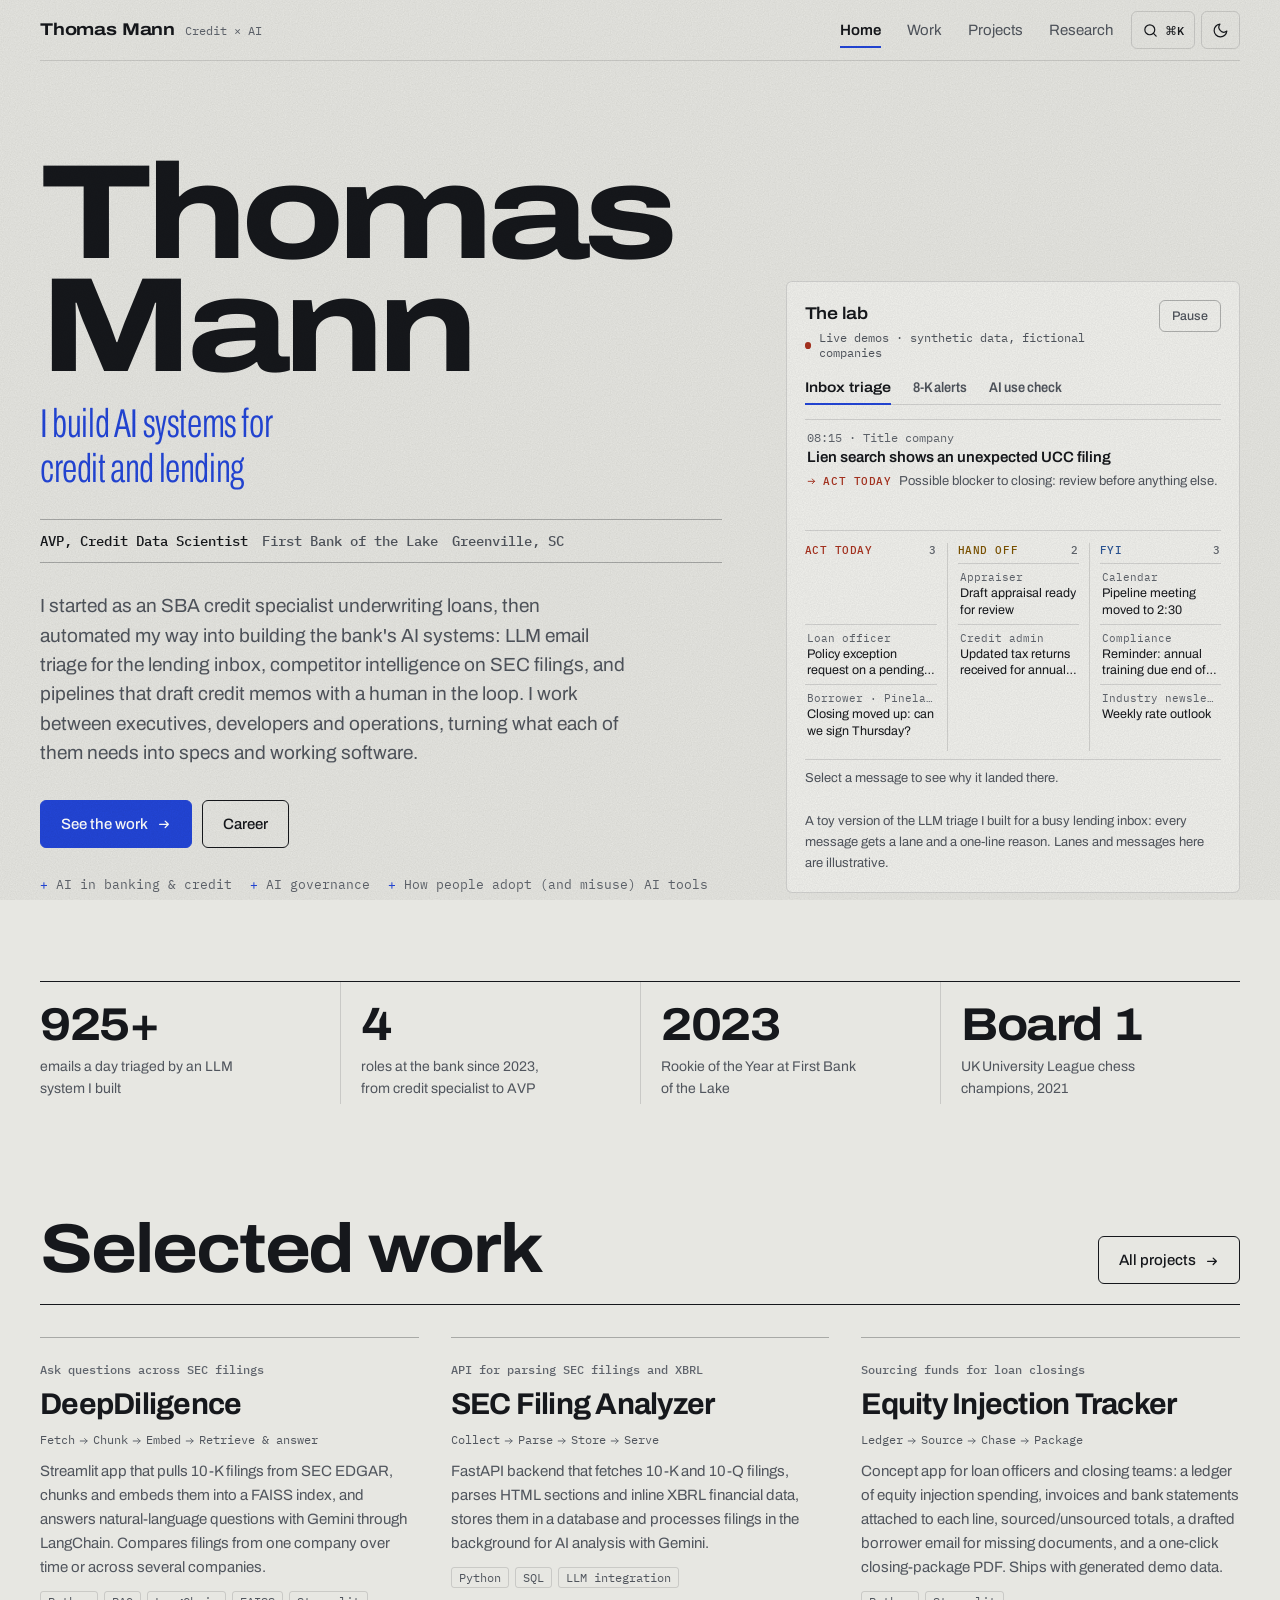
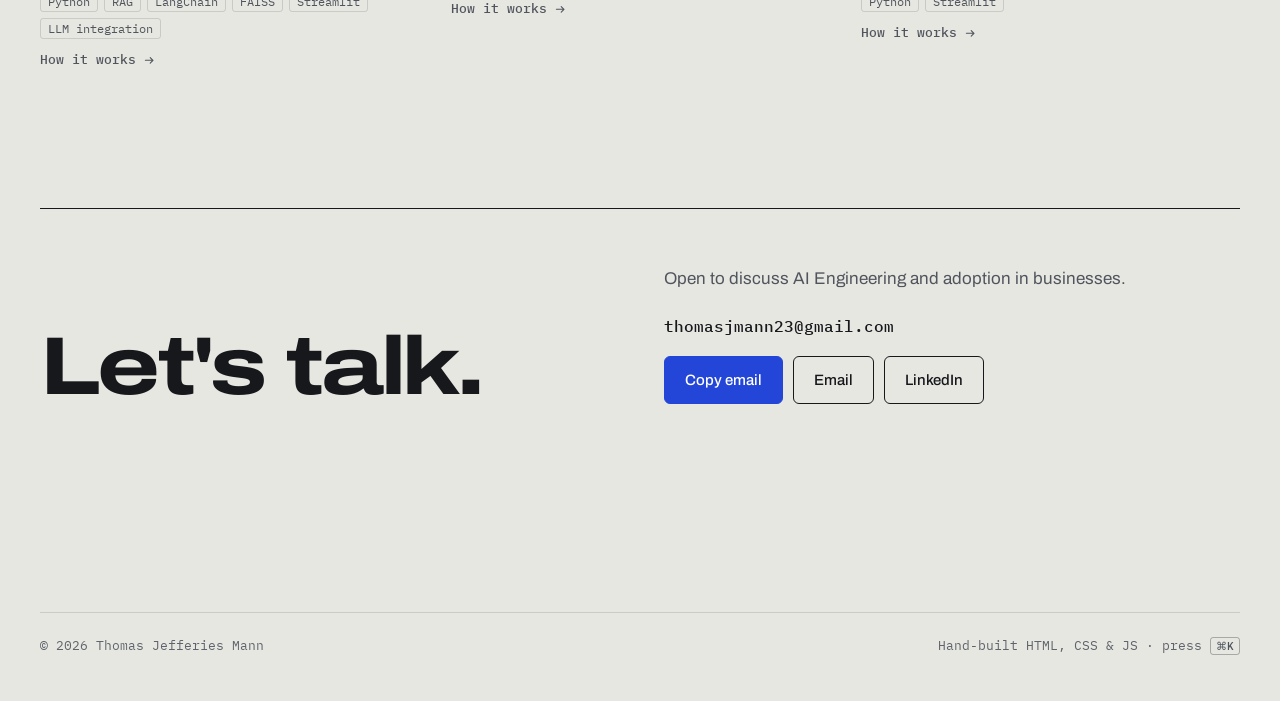
<file: index.html>
<!doctype html>
<html lang="en">
<head>
  <meta charset="utf-8">
  <meta name="viewport" content="width=device-width, initial-scale=1">
  <title>Thomas Mann · AVP, Credit Data Scientist</title>
  <meta name="description" content="Thomas Jefferies Mann builds AI systems for credit and lending: LLM pipelines, RAG over SEC filings, and AI governance.">
  <link rel="canonical" href="https://thomasjmann23.github.io/">
  <meta property="og:type" content="website">
  <meta property="og:title" content="Thomas Mann · AVP, Credit Data Scientist">
  <meta property="og:description" content="Thomas Jefferies Mann builds AI systems for credit and lending: LLM pipelines, RAG over SEC filings, and AI governance.">
  <meta property="og:site_name" content="Thomas Mann">
  <meta property="og:url" content="https://thomasjmann23.github.io/">
  <meta property="og:image" content="https://thomasjmann23.github.io/assets/og.png">
  <meta property="og:image:width" content="1200">
  <meta property="og:image:height" content="630">
  <meta property="og:image:alt" content="Thomas Mann: I build AI systems for credit and lending. AVP, Credit Data Scientist, Greenville, SC.">
  <meta name="twitter:card" content="summary_large_image">
  <meta name="theme-color" content="#e7e7e2" media="(prefers-color-scheme: light)">
  <meta name="theme-color" content="#131416" media="(prefers-color-scheme: dark)">
  <link rel="icon" href="assets/favicon.svg" type="image/svg+xml">
  <link rel="preload" href="assets/fonts/archivo-core.woff2" as="font" type="font/woff2" crossorigin>
  <link rel="preload" href="content/resume.json" as="fetch" crossorigin>
  <link rel="stylesheet" href="assets/css/style.css">
  <script>
    document.documentElement.classList.add('loading');
    try { var t = localStorage.getItem('theme'); if (t) document.documentElement.dataset.theme = t; } catch (e) {}
  </script>
  <script type="speculationrules">{"prerender":[{"where":{"and":[{"href_matches":"/*"},{"not":{"href_matches":"/content/*"}},{"not":{"href_matches":"/assets/*"}}]},"eagerness":"moderate"}]}</script>
</head>
<body data-page="index">
  <a class="skip" href="#main">Skip to content</a>
  <header class="site-nav wrap">
    <div class="nav-bar">
      <a class="brand" href="index.html"><span class="brand-name">Thomas Mann</span><span class="brand-role">Credit × AI</span><span class="sr-only"> home</span></a>
      <nav class="nav-links" aria-label="Main">
          <a href="index.html" aria-current="page">Home</a>
          <a href="work.html">Work</a>
          <a href="projects.html">Projects</a>
          <a href="research.html">Research</a>
      </nav>
      <button class="icon-btn palette-open" type="button" aria-label="Open command menu" aria-haspopup="dialog">
        <svg viewBox="0 0 24 24" aria-hidden="true"><circle cx="11" cy="11" r="7"/><path d="m20 20-3.5-3.5"/></svg><span class="k-hint" aria-hidden="true">⌘K</span>
      </button>
      <button class="icon-btn theme-toggle" type="button" aria-label="Switch theme">
        <svg class="i-sun" viewBox="0 0 24 24" aria-hidden="true"><circle cx="12" cy="12" r="4"/><path d="M12 2v2M12 20v2M4.9 4.9l1.4 1.4M17.7 17.7l1.4 1.4M2 12h2M20 12h2M4.9 19.1l1.4-1.4M17.7 6.3l1.4-1.4"/></svg>
        <svg class="i-moon" viewBox="0 0 24 24" aria-hidden="true"><path d="M21 12.8A9 9 0 1 1 11.2 3a7 7 0 0 0 9.8 9.8z"/></svg>
      </button>
    </div>
  </header>
  <main id="main">
    <section class="hero wrap">
      <div>
        <h1 class="page-title"><span class="name" data-field="shortName"></span><span class="alt enter" style="--d:6" data-field="headline"></span></h1>
        <p class="title-line enter" style="--d:7"><b data-field="title"></b><span data-field="employer"></span><span data-field="location"></span></p>
        <p class="lede enter" style="--d:8" data-field="summary"></p>
        <div class="cta enter" style="--d:9">
          <a class="btn primary" href="projects.html">See the work <span class="arrow" aria-hidden="true"><svg viewBox="0 0 16 16" focusable="false"><path d="M2 8h11M9 4l4 4-4 4"/></svg></span></a>
          <a class="btn" href="work.html">Career</a>
        </div>
        <ul class="focus enter" style="--d:10" data-list="focus" aria-label="What I think about"></ul>
      </div>
      <aside class="demo panel enter" style="--d:3" aria-labelledby="demo-title">
        <div class="demo-head">
          <div>
            <h2 id="demo-title">The lab</h2>
            <p class="demo-note"><span class="live" aria-hidden="true"></span>Live demos · synthetic data, fictional companies</p>
          </div>
          <button class="pill demo-pause" type="button" aria-pressed="false">Pause</button>
        </div>
        <div class="lab-tabs" role="tablist" aria-label="Demos">
          <button type="button" role="tab" id="tab-inbox" aria-controls="lab-inbox" aria-selected="true">Inbox triage</button>
          <button type="button" role="tab" id="tab-8k" aria-controls="lab-8k" aria-selected="false" tabindex="-1">8-K alerts</button>
          <button type="button" role="tab" id="tab-policy" aria-controls="lab-policy" aria-selected="false" tabindex="-1">AI use check</button>
        </div>
        <div class="lab-panel" id="lab-inbox" role="tabpanel" aria-labelledby="tab-inbox">
          <div class="reading" aria-hidden="true"></div>
          <div class="lanes">
            <section class="lane act" aria-labelledby="lane-act"><h3 id="lane-act">Act today <span class="n">0</span></h3><ol></ol></section>
            <section class="lane hand" aria-labelledby="lane-hand"><h3 id="lane-hand">Hand off <span class="n">0</span></h3><ol></ol></section>
            <section class="lane fyi" aria-labelledby="lane-fyi"><h3 id="lane-fyi">FYI <span class="n">0</span></h3><ol></ol></section>
          </div>
          <p class="inbox-why">Select a message to see why it landed there.</p>
          <p class="demo-foot">A toy version of the LLM triage I built for a busy lending inbox: every message gets a lane and a one-line reason. Lanes and messages here are illustrative.</p>
        </div>
        <div class="lab-panel" id="lab-8k" role="tabpanel" aria-labelledby="tab-8k" hidden>
          <div class="seg demo-filters" role="group" aria-label="Filter alerts by priority">
            <button type="button" data-p="all" aria-pressed="true">All</button>
            <button type="button" data-p="high" aria-pressed="false">High</button>
            <button type="button" data-p="watch" aria-pressed="false">Watch</button>
            <button type="button" data-p="info" aria-pressed="false">Info</button>
          </div>
          <ol class="feed" aria-label="Simulated 8-K alerts"></ol>
          <p class="demo-foot">Each filing is tagged by its 8-K item and given a priority with a one-line reason, the way a credit team would want it. Select an alert to see why.</p>
        </div>
        <div class="lab-panel" id="lab-policy" role="tabpanel" aria-labelledby="tab-policy" hidden>
          <div class="policy">
            <ol class="trail" aria-label="Answers so far"></ol>
            <div class="step"></div>
            <div class="cases" role="group" aria-label="Example cases"><span class="label" aria-hidden="true">Try a case</span></div>
          </div>
          <p class="demo-foot">A generic decision tree for using an AI tool on bank work: the questions to ask before the prompt, not any bank's actual policy.</p>
        </div>
      </aside>
    </section>

    <section class="wrap" aria-label="At a glance">
      <div class="ledger reveal" data-render="stats"></div>
    </section>

    <section class="wrap section">
      <div class="section-head reveal">
        <h2>Selected work</h2>
        <a class="btn" href="projects.html">All projects <span class="arrow" aria-hidden="true"><svg viewBox="0 0 16 16" focusable="false"><path d="M2 8h11M9 4l4 4-4 4"/></svg></span></a>
      </div>
      <div class="cards" data-render="featured"></div>
    </section>

    <section class="wrap section" style="padding-top:0">
      <div class="contact reveal">
        <h2>Let's talk.</h2>
        <div>
          <p>Open to discuss AI Engineering and adoption in businesses.</p>
          <span class="email" data-field-email></span>
          <div class="cta">
            <button class="btn primary copy-email" type="button">Copy email</button>
            <a class="btn" data-href="mailto">Email</a>
            <a class="btn" data-href="linkedin" rel="noopener">LinkedIn</a>
            <a class="btn" href="assets/thomas-mann-resume.pdf" download data-resume hidden>Résumé <small class="btn-meta">PDF</small> <span class="arrow down" aria-hidden="true"><svg viewBox="0 0 16 16" focusable="false"><path d="M8 2v9M4 7.5l4 4 4-4M3 14h10"/></svg></span></a>
          </div>
          <p class="copy-status" role="status"></p>
        </div>
      </div>
    </section>
  </main>
  <footer class="wrap footer">
    <span>© <span class="year">2026</span> Thomas Jefferies Mann</span>
    <span>Hand-built HTML, CSS &amp; JS · press <kbd>⌘K</kbd></span>
  </footer>
  <dialog class="palette" aria-label="Command menu">
    <input type="text" placeholder="Search pages, projects, actions…" aria-label="Search commands" role="combobox" aria-expanded="true" aria-controls="palette-list" aria-autocomplete="list" aria-describedby="palette-help" autocomplete="off" spellcheck="false">
    <ul id="palette-list" role="listbox" aria-label="Commands"></ul>
    <p class="palette-empty" hidden></p>
    <p class="sr-only" id="palette-help">Type to filter. Up and down arrows move, Enter opens, Escape closes.</p>
    <p class="sr-only palette-status" role="status"></p>
    <div class="hint" aria-hidden="true"><span>↑↓ move</span><span>↵ open</span><span>esc close</span></div>
  </dialog>
  <noscript><p class="wrap">This site renders from <a href="content/resume.json">content/resume.json</a>; enable JavaScript to see it.</p></noscript>
  <script src="assets/js/site.js" defer></script>
</body>
</html>
</file>
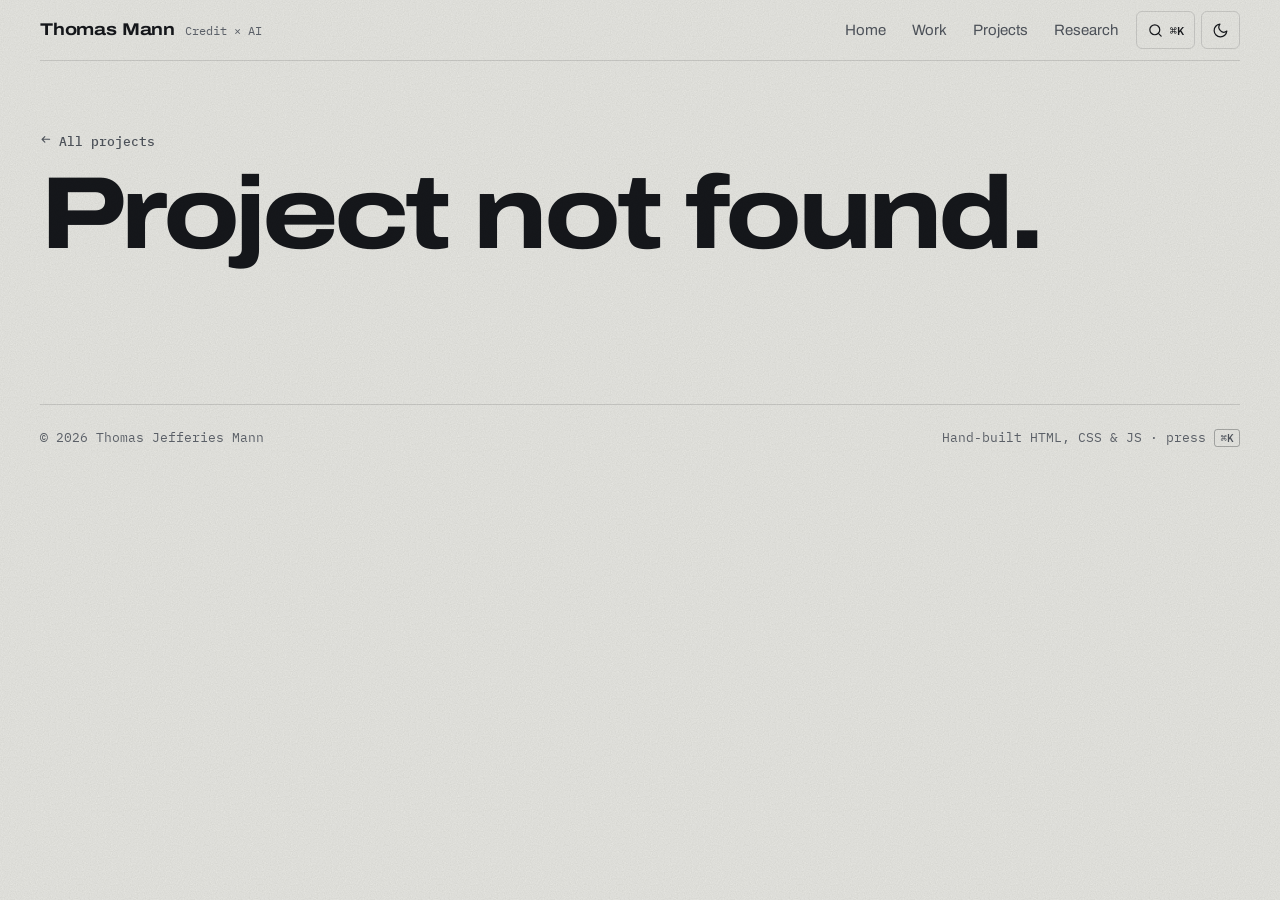
<file: project.html>
<!doctype html>
<html lang="en">
<head>
  <meta charset="utf-8">
  <meta name="viewport" content="width=device-width, initial-scale=1">
  <title>Project · Thomas Mann</title>
  <meta name="description" content="A project by Thomas Jefferies Mann: the problem, how it works and the stack.">
  <link rel="canonical" href="https://thomasjmann23.github.io/project.html">
  <meta property="og:type" content="website">
  <meta property="og:title" content="Project · Thomas Mann">
  <meta property="og:description" content="A project by Thomas Jefferies Mann: the problem, how it works and the stack.">
  <meta property="og:site_name" content="Thomas Mann">
  <meta property="og:url" content="https://thomasjmann23.github.io/project.html">
  <meta property="og:image" content="https://thomasjmann23.github.io/assets/og.png">
  <meta property="og:image:width" content="1200">
  <meta property="og:image:height" content="630">
  <meta property="og:image:alt" content="Thomas Mann: I build AI systems for credit and lending. AVP, Credit Data Scientist, Greenville, SC.">
  <meta name="twitter:card" content="summary_large_image">
  <meta name="theme-color" content="#e7e7e2" media="(prefers-color-scheme: light)">
  <meta name="theme-color" content="#131416" media="(prefers-color-scheme: dark)">
  <link rel="icon" href="assets/favicon.svg" type="image/svg+xml">
  <link rel="preload" href="assets/fonts/archivo-core.woff2" as="font" type="font/woff2" crossorigin>
  <link rel="preload" href="content/resume.json" as="fetch" crossorigin>
  <link rel="stylesheet" href="assets/css/style.css">
  <script>
    document.documentElement.classList.add('loading');
    try { var t = localStorage.getItem('theme'); if (t) document.documentElement.dataset.theme = t; } catch (e) {}
  </script>
  <script type="speculationrules">{"prerender":[{"where":{"and":[{"href_matches":"/*"},{"not":{"href_matches":"/content/*"}},{"not":{"href_matches":"/assets/*"}}]},"eagerness":"moderate"}]}</script>
</head>
<body data-page="project">
  <a class="skip" href="#main">Skip to content</a>
  <header class="site-nav wrap">
    <div class="nav-bar">
      <a class="brand" href="index.html"><span class="brand-name">Thomas Mann</span><span class="brand-role">Credit × AI</span><span class="sr-only"> home</span></a>
      <nav class="nav-links" aria-label="Main">
          <a href="index.html">Home</a>
          <a href="work.html">Work</a>
          <a href="projects.html">Projects</a>
          <a href="research.html">Research</a>
      </nav>
      <button class="icon-btn palette-open" type="button" aria-label="Open command menu" aria-haspopup="dialog">
        <svg viewBox="0 0 24 24" aria-hidden="true"><circle cx="11" cy="11" r="7"/><path d="m20 20-3.5-3.5"/></svg><span class="k-hint" aria-hidden="true">⌘K</span>
      </button>
      <button class="icon-btn theme-toggle" type="button" aria-label="Switch theme">
        <svg class="i-sun" viewBox="0 0 24 24" aria-hidden="true"><circle cx="12" cy="12" r="4"/><path d="M12 2v2M12 20v2M4.9 4.9l1.4 1.4M17.7 17.7l1.4 1.4M2 12h2M20 12h2M4.9 19.1l1.4-1.4M17.7 6.3l1.4-1.4"/></svg>
        <svg class="i-moon" viewBox="0 0 24 24" aria-hidden="true"><path d="M21 12.8A9 9 0 1 1 11.2 3a7 7 0 0 0 9.8 9.8z"/></svg>
      </button>
    </div>
  </header>
  <main id="main">
    <article class="wrap" data-render="project"></article>
  </main>
  <footer class="wrap footer">
    <span>© <span class="year">2026</span> Thomas Jefferies Mann</span>
    <span>Hand-built HTML, CSS &amp; JS · press <kbd>⌘K</kbd></span>
  </footer>
  <dialog class="palette" aria-label="Command menu">
    <input type="text" placeholder="Search pages, projects, actions…" aria-label="Search commands" role="combobox" aria-expanded="true" aria-controls="palette-list" aria-autocomplete="list" aria-describedby="palette-help" autocomplete="off" spellcheck="false">
    <ul id="palette-list" role="listbox" aria-label="Commands"></ul>
    <p class="palette-empty" hidden></p>
    <p class="sr-only" id="palette-help">Type to filter. Up and down arrows move, Enter opens, Escape closes.</p>
    <p class="sr-only palette-status" role="status"></p>
    <div class="hint" aria-hidden="true"><span>↑↓ move</span><span>↵ open</span><span>esc close</span></div>
  </dialog>
  <noscript><p class="wrap">This site renders from <a href="content/resume.json">content/resume.json</a>; enable JavaScript to see it.</p></noscript>
  <script src="assets/js/site.js" defer></script>
</body>
</html>
</file>
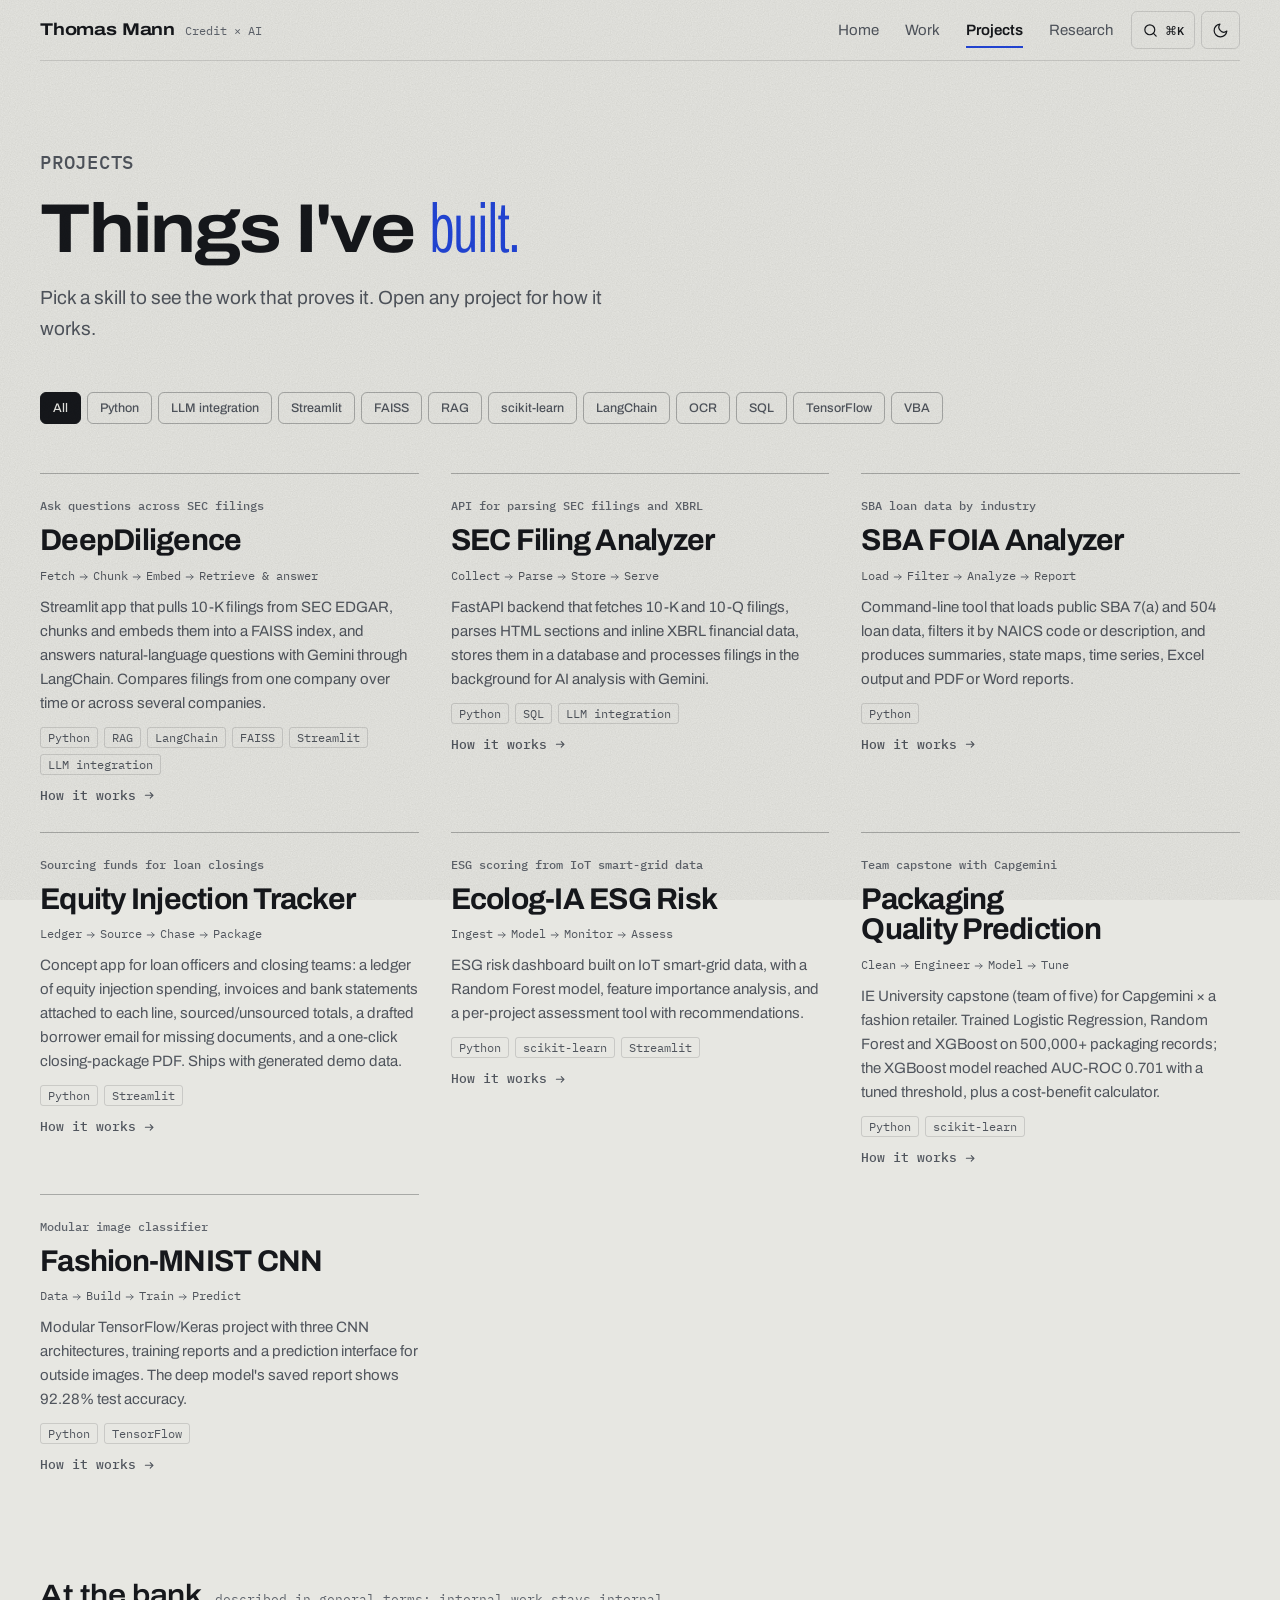
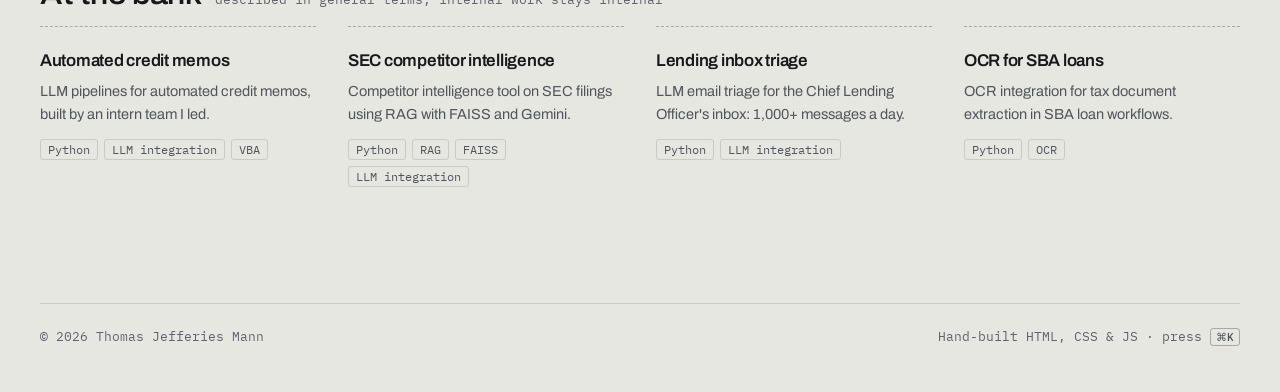
<file: projects.html>
<!doctype html>
<html lang="en">
<head>
  <meta charset="utf-8">
  <meta name="viewport" content="width=device-width, initial-scale=1">
  <title>Projects · Thomas Mann</title>
  <meta name="description" content="Projects by Thomas Jefferies Mann: RAG over SEC filings, SBA loan analytics, credit workflow tools and ML models.">
  <link rel="canonical" href="https://thomasjmann23.github.io/projects.html">
  <meta property="og:type" content="website">
  <meta property="og:title" content="Projects · Thomas Mann">
  <meta property="og:description" content="Projects by Thomas Jefferies Mann: RAG over SEC filings, SBA loan analytics, credit workflow tools and ML models.">
  <meta property="og:site_name" content="Thomas Mann">
  <meta property="og:url" content="https://thomasjmann23.github.io/projects.html">
  <meta property="og:image" content="https://thomasjmann23.github.io/assets/og.png">
  <meta property="og:image:width" content="1200">
  <meta property="og:image:height" content="630">
  <meta property="og:image:alt" content="Thomas Mann: I build AI systems for credit and lending. AVP, Credit Data Scientist, Greenville, SC.">
  <meta name="twitter:card" content="summary_large_image">
  <meta name="theme-color" content="#e7e7e2" media="(prefers-color-scheme: light)">
  <meta name="theme-color" content="#131416" media="(prefers-color-scheme: dark)">
  <link rel="icon" href="assets/favicon.svg" type="image/svg+xml">
  <link rel="preload" href="assets/fonts/archivo-core.woff2" as="font" type="font/woff2" crossorigin>
  <link rel="preload" href="content/resume.json" as="fetch" crossorigin>
  <link rel="stylesheet" href="assets/css/style.css">
  <script>
    document.documentElement.classList.add('loading');
    try { var t = localStorage.getItem('theme'); if (t) document.documentElement.dataset.theme = t; } catch (e) {}
  </script>
  <script type="speculationrules">{"prerender":[{"where":{"and":[{"href_matches":"/*"},{"not":{"href_matches":"/content/*"}},{"not":{"href_matches":"/assets/*"}}]},"eagerness":"moderate"}]}</script>
</head>
<body data-page="projects">
  <a class="skip" href="#main">Skip to content</a>
  <header class="site-nav wrap">
    <div class="nav-bar">
      <a class="brand" href="index.html"><span class="brand-name">Thomas Mann</span><span class="brand-role">Credit × AI</span><span class="sr-only"> home</span></a>
      <nav class="nav-links" aria-label="Main">
          <a href="index.html">Home</a>
          <a href="work.html">Work</a>
          <a href="projects.html" aria-current="page">Projects</a>
          <a href="research.html">Research</a>
      </nav>
      <button class="icon-btn palette-open" type="button" aria-label="Open command menu" aria-haspopup="dialog">
        <svg viewBox="0 0 24 24" aria-hidden="true"><circle cx="11" cy="11" r="7"/><path d="m20 20-3.5-3.5"/></svg><span class="k-hint" aria-hidden="true">⌘K</span>
      </button>
      <button class="icon-btn theme-toggle" type="button" aria-label="Switch theme">
        <svg class="i-sun" viewBox="0 0 24 24" aria-hidden="true"><circle cx="12" cy="12" r="4"/><path d="M12 2v2M12 20v2M4.9 4.9l1.4 1.4M17.7 17.7l1.4 1.4M2 12h2M20 12h2M4.9 19.1l1.4-1.4M17.7 6.3l1.4-1.4"/></svg>
        <svg class="i-moon" viewBox="0 0 24 24" aria-hidden="true"><path d="M21 12.8A9 9 0 1 1 11.2 3a7 7 0 0 0 9.8 9.8z"/></svg>
      </button>
    </div>
  </header>
  <main id="main">
    <header class="wrap page-head">
      <p class="label enter">Projects</p>
      <h1 class="page-title enter" style="--d:1">Things I've <span class="alt">built.</span></h1>
      <p class="enter" style="--d:2">Pick a skill to see the work that proves it. Open any project for how it works.</p>
    </header>
    <section class="wrap" aria-labelledby="proj-h">
      <h2 class="sr-only" id="proj-h">Selected projects</h2>
      <div class="filters enter" style="--d:3" role="group" aria-label="Filter by skill" data-render="filters"></div>
      <p class="filter-status" aria-live="polite"></p>
      <div class="cards" data-render="projects"></div>
      <div class="sub-head reveal"><h2>At the bank</h2><small>described in general terms; internal work stays internal</small></div>
      <div class="private" data-render="private"></div>
    </section>
  </main>
  <footer class="wrap footer">
    <span>© <span class="year">2026</span> Thomas Jefferies Mann</span>
    <span>Hand-built HTML, CSS &amp; JS · press <kbd>⌘K</kbd></span>
  </footer>
  <dialog class="palette" aria-label="Command menu">
    <input type="text" placeholder="Search pages, projects, actions…" aria-label="Search commands" role="combobox" aria-expanded="true" aria-controls="palette-list" aria-autocomplete="list" aria-describedby="palette-help" autocomplete="off" spellcheck="false">
    <ul id="palette-list" role="listbox" aria-label="Commands"></ul>
    <p class="palette-empty" hidden></p>
    <p class="sr-only" id="palette-help">Type to filter. Up and down arrows move, Enter opens, Escape closes.</p>
    <p class="sr-only palette-status" role="status"></p>
    <div class="hint" aria-hidden="true"><span>↑↓ move</span><span>↵ open</span><span>esc close</span></div>
  </dialog>
  <noscript><p class="wrap">This site renders from <a href="content/resume.json">content/resume.json</a>; enable JavaScript to see it.</p></noscript>
  <script src="assets/js/site.js" defer></script>
</body>
</html>
</file>
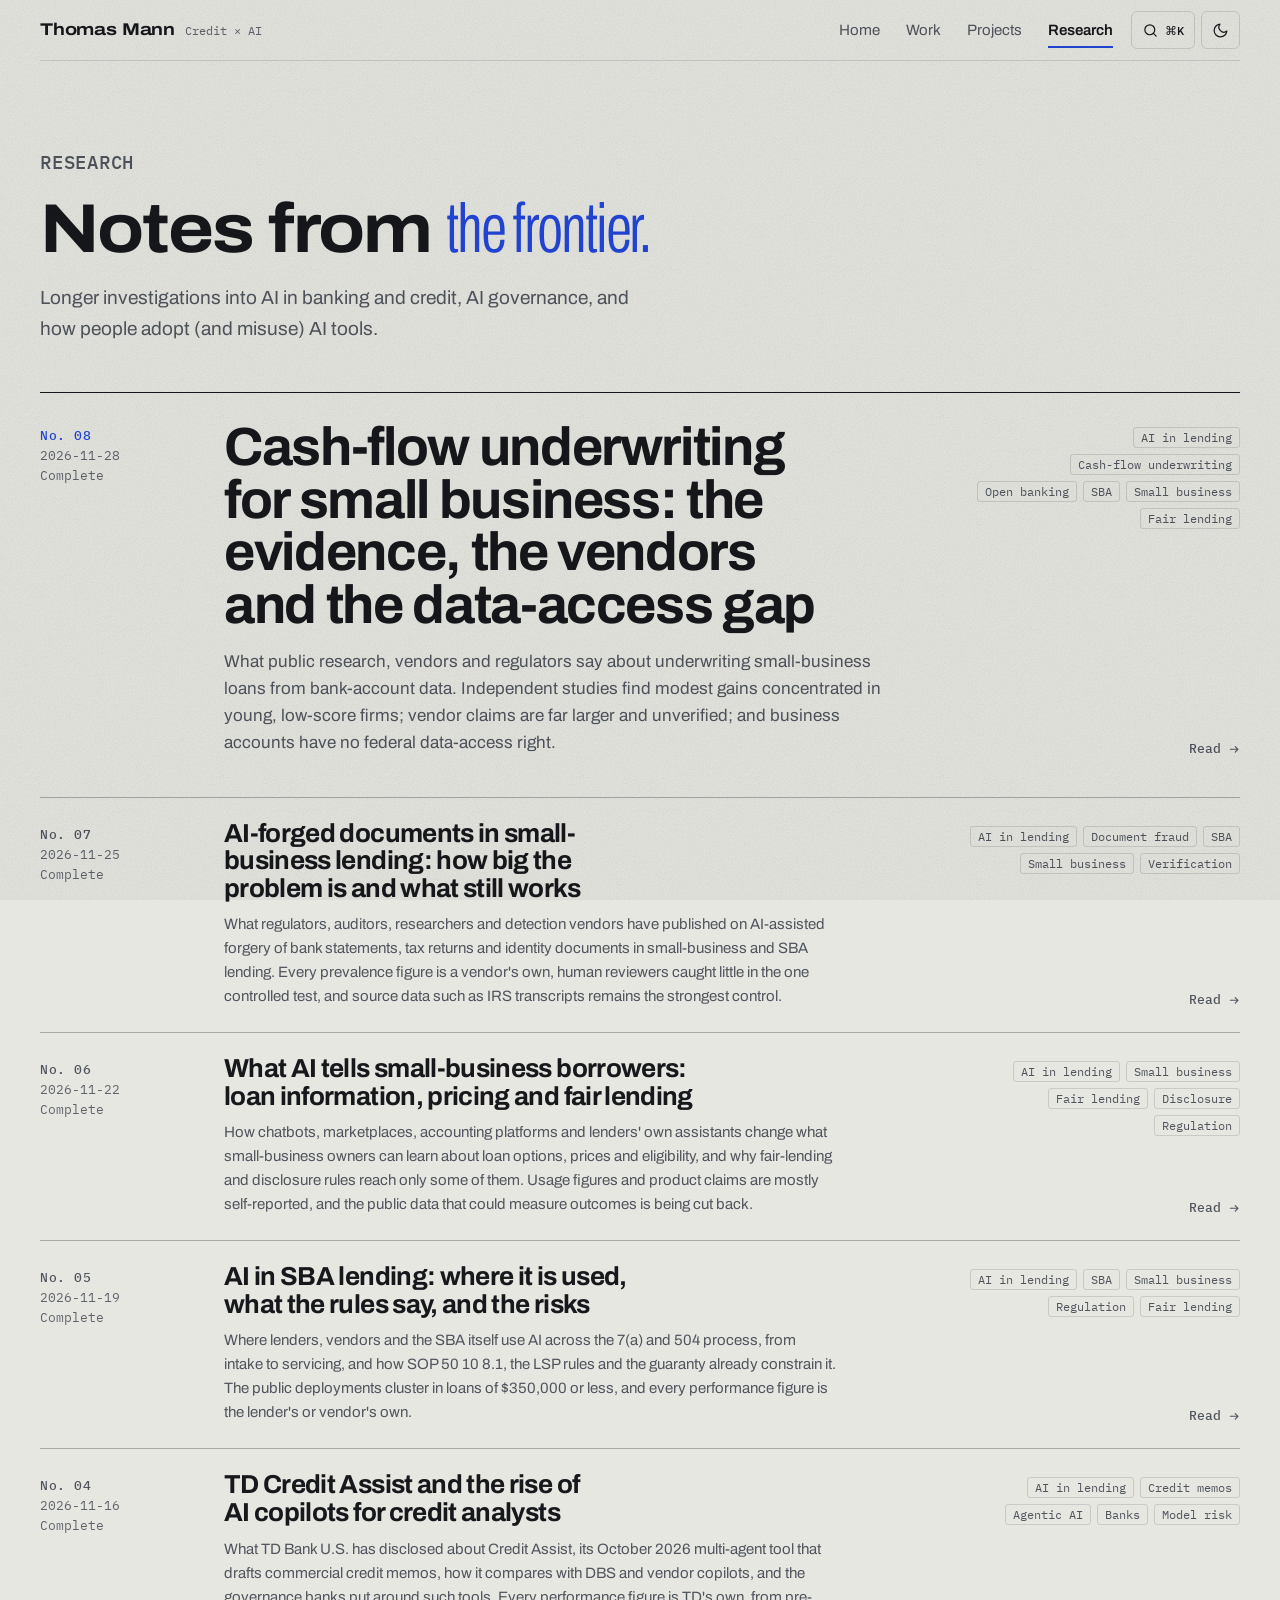
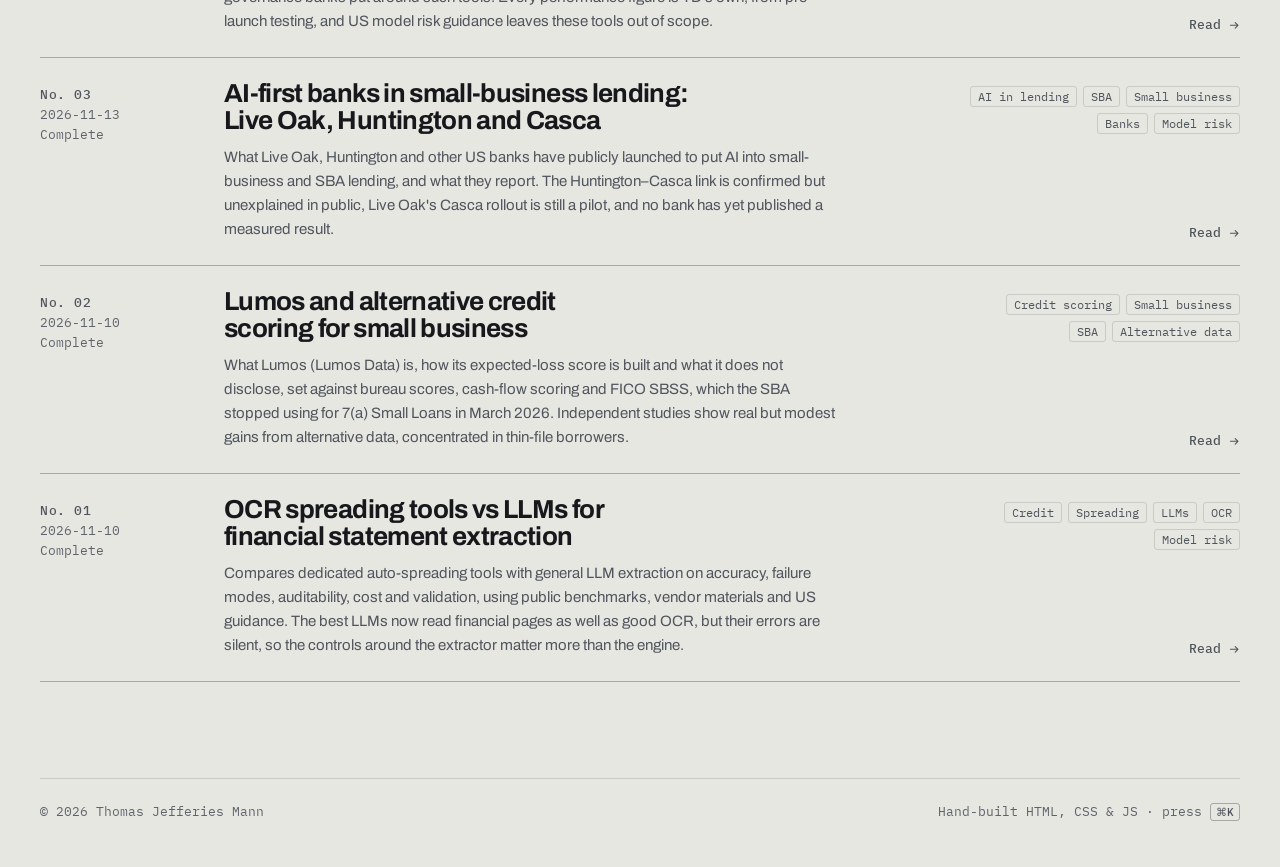
<file: research.html>
<!doctype html>
<html lang="en">
<head>
  <meta charset="utf-8">
  <meta name="viewport" content="width=device-width, initial-scale=1">
  <title>Research · Thomas Mann</title>
  <meta name="description" content="Research notes by Thomas Jefferies Mann on AI in banking, credit and governance.">
  <link rel="canonical" href="https://thomasjmann23.github.io/research.html">
  <meta property="og:type" content="website">
  <meta property="og:title" content="Research · Thomas Mann">
  <meta property="og:description" content="Research notes by Thomas Jefferies Mann on AI in banking, credit and governance.">
  <meta property="og:site_name" content="Thomas Mann">
  <meta property="og:url" content="https://thomasjmann23.github.io/research.html">
  <meta property="og:image" content="https://thomasjmann23.github.io/assets/og.png">
  <meta property="og:image:width" content="1200">
  <meta property="og:image:height" content="630">
  <meta property="og:image:alt" content="Thomas Mann: I build AI systems for credit and lending. AVP, Credit Data Scientist, Greenville, SC.">
  <meta name="twitter:card" content="summary_large_image">
  <meta name="theme-color" content="#e7e7e2" media="(prefers-color-scheme: light)">
  <meta name="theme-color" content="#131416" media="(prefers-color-scheme: dark)">
  <link rel="icon" href="assets/favicon.svg" type="image/svg+xml">
  <link rel="preload" href="assets/fonts/archivo-core.woff2" as="font" type="font/woff2" crossorigin>
  <link rel="preload" href="content/resume.json" as="fetch" crossorigin>
  <link rel="stylesheet" href="assets/css/style.css">
  <script>
    document.documentElement.classList.add('loading');
    try { var t = localStorage.getItem('theme'); if (t) document.documentElement.dataset.theme = t; } catch (e) {}
  </script>
  <script type="speculationrules">{"prerender":[{"where":{"and":[{"href_matches":"/*"},{"not":{"href_matches":"/content/*"}},{"not":{"href_matches":"/assets/*"}}]},"eagerness":"moderate"}]}</script>
</head>
<body data-page="research">
  <a class="skip" href="#main">Skip to content</a>
  <header class="site-nav wrap">
    <div class="nav-bar">
      <a class="brand" href="index.html"><span class="brand-name">Thomas Mann</span><span class="brand-role">Credit × AI</span><span class="sr-only"> home</span></a>
      <nav class="nav-links" aria-label="Main">
          <a href="index.html">Home</a>
          <a href="work.html">Work</a>
          <a href="projects.html">Projects</a>
          <a href="research.html" aria-current="page">Research</a>
      </nav>
      <button class="icon-btn palette-open" type="button" aria-label="Open command menu" aria-haspopup="dialog">
        <svg viewBox="0 0 24 24" aria-hidden="true"><circle cx="11" cy="11" r="7"/><path d="m20 20-3.5-3.5"/></svg><span class="k-hint" aria-hidden="true">⌘K</span>
      </button>
      <button class="icon-btn theme-toggle" type="button" aria-label="Switch theme">
        <svg class="i-sun" viewBox="0 0 24 24" aria-hidden="true"><circle cx="12" cy="12" r="4"/><path d="M12 2v2M12 20v2M4.9 4.9l1.4 1.4M17.7 17.7l1.4 1.4M2 12h2M20 12h2M4.9 19.1l1.4-1.4M17.7 6.3l1.4-1.4"/></svg>
        <svg class="i-moon" viewBox="0 0 24 24" aria-hidden="true"><path d="M21 12.8A9 9 0 1 1 11.2 3a7 7 0 0 0 9.8 9.8z"/></svg>
      </button>
    </div>
  </header>
  <main id="main" data-render="research"></main>
  <footer class="wrap footer">
    <span>© <span class="year">2026</span> Thomas Jefferies Mann</span>
    <span>Hand-built HTML, CSS &amp; JS · press <kbd>⌘K</kbd></span>
  </footer>
  <dialog class="palette" aria-label="Command menu">
    <input type="text" placeholder="Search pages, projects, actions…" aria-label="Search commands" role="combobox" aria-expanded="true" aria-controls="palette-list" aria-autocomplete="list" aria-describedby="palette-help" autocomplete="off" spellcheck="false">
    <ul id="palette-list" role="listbox" aria-label="Commands"></ul>
    <p class="palette-empty" hidden></p>
    <p class="sr-only" id="palette-help">Type to filter. Up and down arrows move, Enter opens, Escape closes.</p>
    <p class="sr-only palette-status" role="status"></p>
    <div class="hint" aria-hidden="true"><span>↑↓ move</span><span>↵ open</span><span>esc close</span></div>
  </dialog>
  <noscript><p class="wrap">This site renders from <a href="content/resume.json">content/resume.json</a>; enable JavaScript to see it.</p></noscript>
  <script src="assets/js/site.js" defer></script>
</body>
</html>
</file>
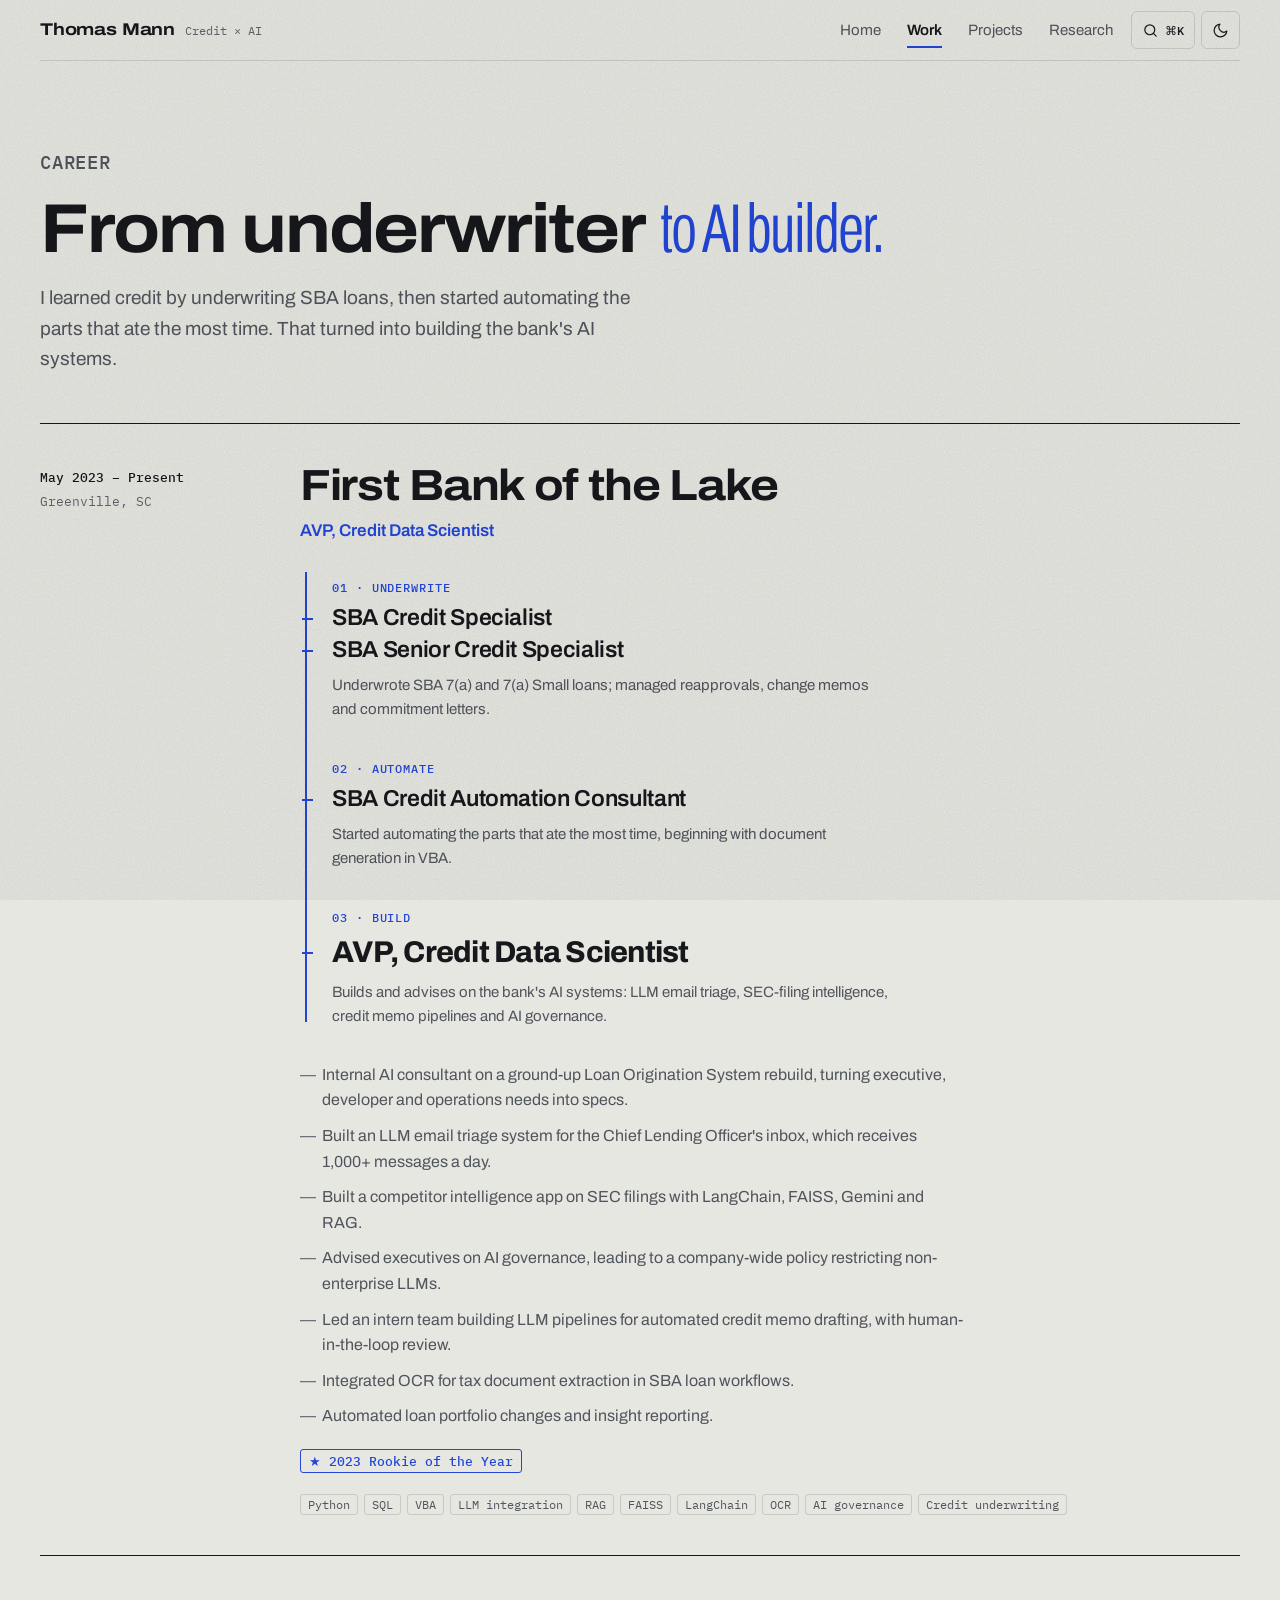
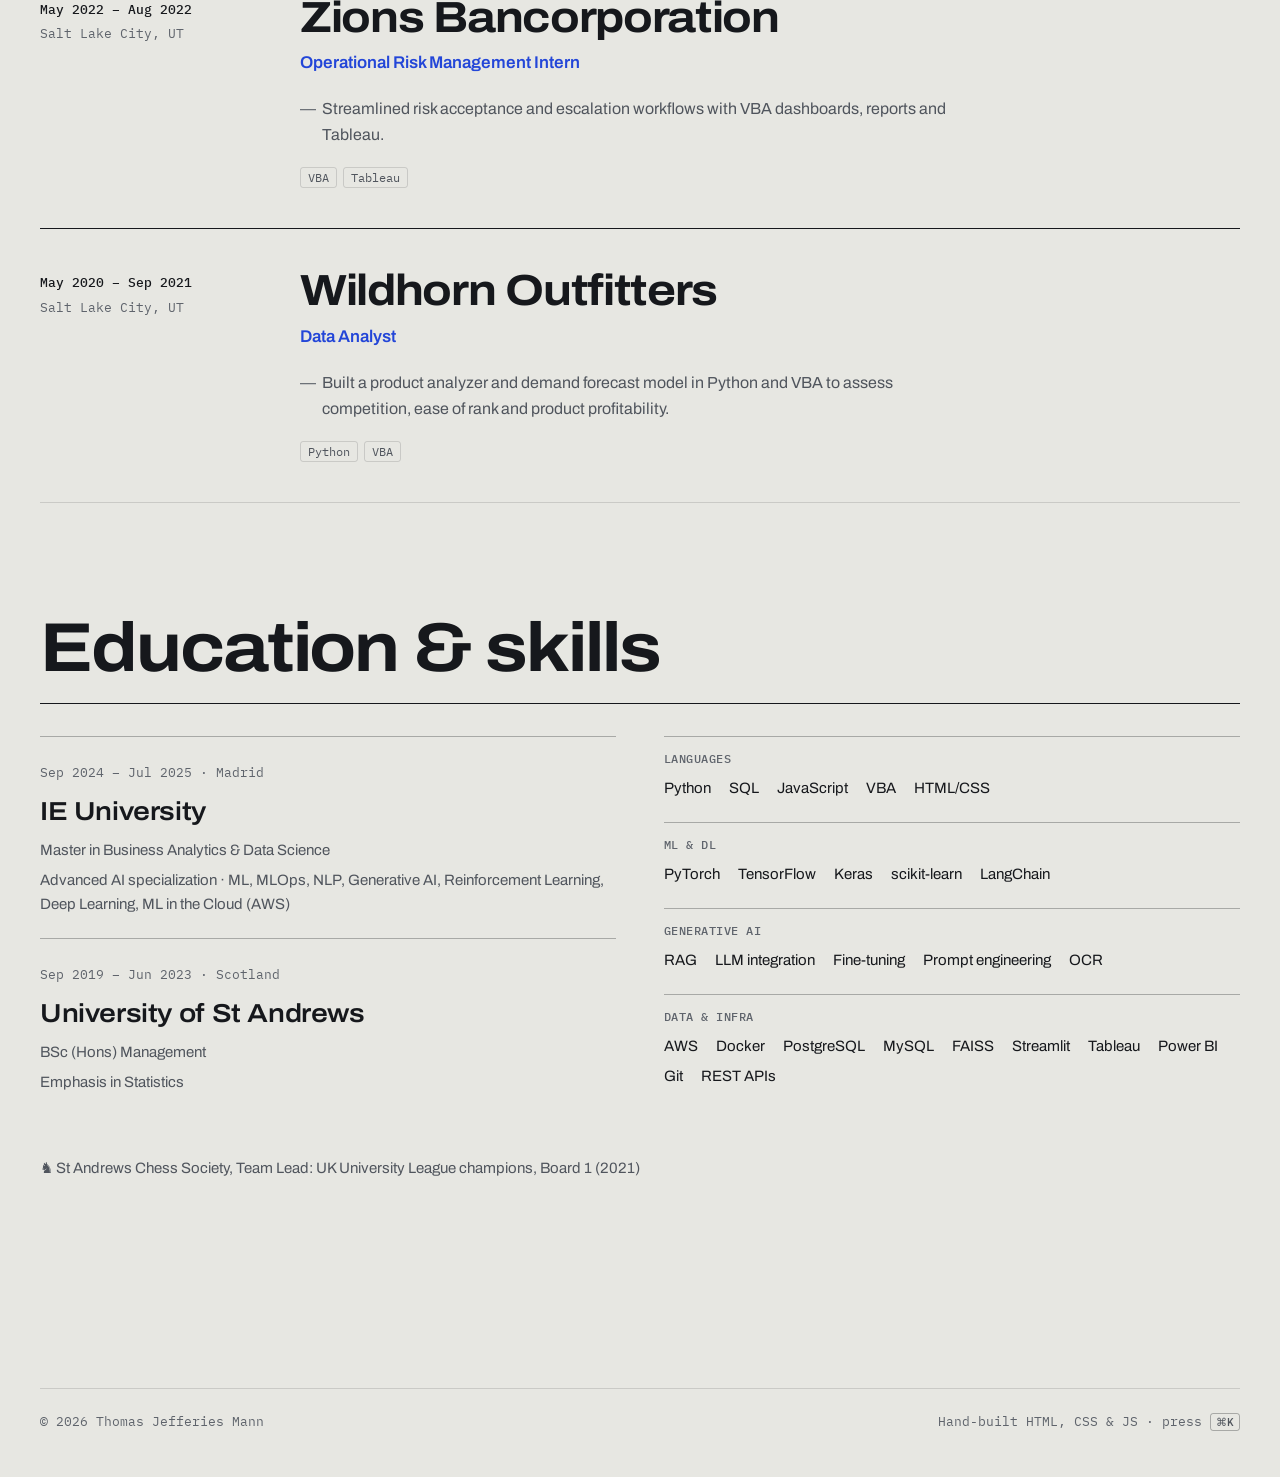
<file: work.html>
<!doctype html>
<html lang="en">
<head>
  <meta charset="utf-8">
  <meta name="viewport" content="width=device-width, initial-scale=1">
  <title>Work · Thomas Mann</title>
  <meta name="description" content="Career, education and skills of Thomas Jefferies Mann, AVP Credit Data Scientist.">
  <link rel="canonical" href="https://thomasjmann23.github.io/work.html">
  <meta property="og:type" content="website">
  <meta property="og:title" content="Work · Thomas Mann">
  <meta property="og:description" content="Career, education and skills of Thomas Jefferies Mann, AVP Credit Data Scientist.">
  <meta property="og:site_name" content="Thomas Mann">
  <meta property="og:url" content="https://thomasjmann23.github.io/work.html">
  <meta property="og:image" content="https://thomasjmann23.github.io/assets/og.png">
  <meta property="og:image:width" content="1200">
  <meta property="og:image:height" content="630">
  <meta property="og:image:alt" content="Thomas Mann: I build AI systems for credit and lending. AVP, Credit Data Scientist, Greenville, SC.">
  <meta name="twitter:card" content="summary_large_image">
  <meta name="theme-color" content="#e7e7e2" media="(prefers-color-scheme: light)">
  <meta name="theme-color" content="#131416" media="(prefers-color-scheme: dark)">
  <link rel="icon" href="assets/favicon.svg" type="image/svg+xml">
  <link rel="preload" href="assets/fonts/archivo-core.woff2" as="font" type="font/woff2" crossorigin>
  <link rel="preload" href="content/resume.json" as="fetch" crossorigin>
  <link rel="stylesheet" href="assets/css/style.css">
  <script>
    document.documentElement.classList.add('loading');
    try { var t = localStorage.getItem('theme'); if (t) document.documentElement.dataset.theme = t; } catch (e) {}
  </script>
  <script type="speculationrules">{"prerender":[{"where":{"and":[{"href_matches":"/*"},{"not":{"href_matches":"/content/*"}},{"not":{"href_matches":"/assets/*"}}]},"eagerness":"moderate"}]}</script>
</head>
<body data-page="work">
  <a class="skip" href="#main">Skip to content</a>
  <header class="site-nav wrap">
    <div class="nav-bar">
      <a class="brand" href="index.html"><span class="brand-name">Thomas Mann</span><span class="brand-role">Credit × AI</span><span class="sr-only"> home</span></a>
      <nav class="nav-links" aria-label="Main">
          <a href="index.html">Home</a>
          <a href="work.html" aria-current="page">Work</a>
          <a href="projects.html">Projects</a>
          <a href="research.html">Research</a>
      </nav>
      <button class="icon-btn palette-open" type="button" aria-label="Open command menu" aria-haspopup="dialog">
        <svg viewBox="0 0 24 24" aria-hidden="true"><circle cx="11" cy="11" r="7"/><path d="m20 20-3.5-3.5"/></svg><span class="k-hint" aria-hidden="true">⌘K</span>
      </button>
      <button class="icon-btn theme-toggle" type="button" aria-label="Switch theme">
        <svg class="i-sun" viewBox="0 0 24 24" aria-hidden="true"><circle cx="12" cy="12" r="4"/><path d="M12 2v2M12 20v2M4.9 4.9l1.4 1.4M17.7 17.7l1.4 1.4M2 12h2M20 12h2M4.9 19.1l1.4-1.4M17.7 6.3l1.4-1.4"/></svg>
        <svg class="i-moon" viewBox="0 0 24 24" aria-hidden="true"><path d="M21 12.8A9 9 0 1 1 11.2 3a7 7 0 0 0 9.8 9.8z"/></svg>
      </button>
    </div>
  </header>
  <main id="main">
    <header class="wrap page-head">
      <p class="label enter">Career</p>
      <h1 class="page-title enter" style="--d:1">From underwriter <span class="alt">to AI builder.</span></h1>
      <p class="enter" style="--d:2">I learned credit by underwriting SBA loans, then started automating the parts that ate the most time. That turned into building the bank's AI systems.</p>
      <div class="cta enter" style="--d:3" data-resume hidden><a class="btn" href="assets/thomas-mann-resume.pdf" download>Download résumé <small class="btn-meta">PDF · 1 page</small> <span class="arrow down" aria-hidden="true"><svg viewBox="0 0 16 16" focusable="false"><path d="M8 2v9M4 7.5l4 4 4-4M3 14h10"/></svg></span></a></div>
    </header>
    <section class="wrap" aria-labelledby="exp-h">
      <h2 class="sr-only" id="exp-h">Experience</h2>
      <ol class="timeline" data-render="experience"></ol>
    </section>
    <section class="wrap section" aria-labelledby="edu-h">
      <div class="section-head reveal"><h2 id="edu-h">Education &amp; skills</h2></div>
      <div class="two">
        <div data-render="education"></div>
        <div class="skills reveal" data-render="skills"></div>
      </div>
      <ul class="extras" data-render="extras"></ul>
    </section>
  </main>
  <footer class="wrap footer">
    <span>© <span class="year">2026</span> Thomas Jefferies Mann</span>
    <span>Hand-built HTML, CSS &amp; JS · press <kbd>⌘K</kbd></span>
  </footer>
  <dialog class="palette" aria-label="Command menu">
    <input type="text" placeholder="Search pages, projects, actions…" aria-label="Search commands" role="combobox" aria-expanded="true" aria-controls="palette-list" aria-autocomplete="list" aria-describedby="palette-help" autocomplete="off" spellcheck="false">
    <ul id="palette-list" role="listbox" aria-label="Commands"></ul>
    <p class="palette-empty" hidden></p>
    <p class="sr-only" id="palette-help">Type to filter. Up and down arrows move, Enter opens, Escape closes.</p>
    <p class="sr-only palette-status" role="status"></p>
    <div class="hint" aria-hidden="true"><span>↑↓ move</span><span>↵ open</span><span>esc close</span></div>
  </dialog>
  <noscript><p class="wrap">This site renders from <a href="content/resume.json">content/resume.json</a>; enable JavaScript to see it.</p></noscript>
  <script src="assets/js/site.js" defer></script>
</body>
</html>
</file>
<file: assets/css/style.css>
/* ============================================================
   Thomas Mann — site styles
   Direction: a credit file, not a startup landing page.
   Stone paper + ink, one cobalt "pen" accent, a single variable-width
   grotesk (Archivo) whose width is the expressive axis, IBM Plex Mono
   for figures and labels. Square-ish geometry, paper grain, no glow.
   Light/dark follow the system; an explicit choice overrides.
   ============================================================ */
/* Self-hosted fonts (OFL): Archivo variable (wght 100–900, wdth 62–125), IBM Plex Mono 400/500;
   each split into core (preloaded/always used) + ext (fetched only via unicode-range) by tools/subset_fonts.py */
/* Archivo is split in two (tools/subset_fonts.py): core is preloaded, ext loads only if a page uses one of its characters. */
@font-face { font-family: "Archivo"; src: url(../fonts/archivo-core.woff2) format("woff2-variations"), url(../fonts/archivo-core.woff2) format("woff2"); font-weight: 100 900; font-stretch: 62% 125%; font-style: normal; font-display: swap; unicode-range: U+0020-007E, U+00A0, U+00A9, U+00B7, U+00D7, U+00E9, U+2013-2014, U+2018-2019, U+201C-201D, U+2022, U+2026, U+2212; }
@font-face { font-family: "Archivo"; src: url(../fonts/archivo-ext.woff2) format("woff2-variations"), url(../fonts/archivo-ext.woff2) format("woff2"); font-weight: 100 900; font-stretch: 62% 125%; font-style: normal; font-display: swap; unicode-range: U+00A1-00A8, U+00AA-00B6, U+00B8-00D6, U+00D8-00E8, U+00EA-00FF, U+0131, U+0152-0153, U+02C6, U+02DA, U+02DC, U+201A, U+201E, U+2032-2033, U+2039-203A, U+2044, U+20AC, U+2122, U+2191, U+2193; }
@font-face { font-family: "IBM Plex Mono"; src: url(../fonts/plex-mono-400-core.woff2) format("woff2"); font-weight: 400; font-style: normal; font-display: swap; unicode-range: U+0020-007E, U+00A0, U+00A9, U+00B7, U+00D7, U+00E9, U+2013-2014, U+2018-2019, U+201C-201D, U+2022, U+2026, U+2191, U+2193, U+2212; }
@font-face { font-family: "IBM Plex Mono"; src: url(../fonts/plex-mono-400-ext.woff2) format("woff2"); font-weight: 400; font-style: normal; font-display: swap; unicode-range: U+00A1-00A8, U+00AA-00B6, U+00B8-00D6, U+00D8-00E8, U+00EA-00FF, U+0131, U+0152-0153, U+02C6, U+02DA, U+02DC, U+201A, U+201E, U+2032-2033, U+2039-203A, U+2044, U+20AC, U+2122; }
@font-face { font-family: "IBM Plex Mono"; src: url(../fonts/plex-mono-500-core.woff2) format("woff2"); font-weight: 500; font-style: normal; font-display: swap; unicode-range: U+0020-007E, U+00A0, U+00A9, U+00B7, U+00D7, U+00E9, U+2013-2014, U+2018-2019, U+201C-201D, U+2022, U+2026, U+2191, U+2193, U+2212; }
@font-face { font-family: "IBM Plex Mono"; src: url(../fonts/plex-mono-500-ext.woff2) format("woff2"); font-weight: 500; font-style: normal; font-display: swap; unicode-range: U+00A1-00A8, U+00AA-00B6, U+00B8-00D6, U+00D8-00E8, U+00EA-00FF, U+0131, U+0152-0153, U+02C6, U+02DA, U+02DC, U+201A, U+201E, U+2032-2033, U+2039-203A, U+2044, U+20AC, U+2122; }

:root {
  --bg: #e7e7e2;            /* stone paper */
  --bg-2: #dededa;
  --panel: #f1f1ed;
  --ink: #16181c;
  --muted: #50555d;
  --faint: #5f646c;
  --line: rgba(22, 24, 28, .14);
  --line-2: rgba(22, 24, 28, .3);
  --accent: #2346d8;        /* cobalt ink */
  --accent-ink: #ffffff;
  --accent-wash: rgba(35, 70, 216, .08);
  --high: #a8321f; --high-bg: rgba(168, 50, 31, .1);
  --watch: #7d5300; --watch-bg: rgba(125, 83, 0, .1);
  --info: #2b5596; --info-bg: rgba(43, 85, 150, .1);
  --grain-opacity: .09;
  --sans: "Archivo", "Helvetica Neue", Arial, sans-serif;
  --mono: "IBM Plex Mono", ui-monospace, Menlo, monospace;
  --r: 6px;
  --ease: cubic-bezier(.2, .8, .2, 1);
  --ease-out: cubic-bezier(.16, 1, .3, 1);
  --arrow-r: url("data:image/svg+xml,%3Csvg xmlns='http://www.w3.org/2000/svg' viewBox='0 0 16 16' fill='none' stroke='%23000' stroke-width='1.6' stroke-linecap='round' stroke-linejoin='round'%3E%3Cpath d='M2 8h11M9 4l4 4-4 4'/%3E%3C/svg%3E"); /* drawn arrow: → is not in the font subsets */
  color-scheme: light;
}
@media (prefers-color-scheme: dark) {
  :root:not([data-theme="light"]) {
    --bg: #131416; --bg-2: #18191c; --panel: #1b1c20; --ink: #e6e5e0; --muted: #a2a5ab; --faint: #8d9097;
    --line: rgba(230, 229, 224, .12); --line-2: rgba(230, 229, 224, .28);
    --accent: #93a6ff; --accent-ink: #0d1330; --accent-wash: rgba(147, 166, 255, .1);
    --high: #ff9a85; --high-bg: rgba(255, 154, 133, .12); --watch: #f0c46a; --watch-bg: rgba(240, 196, 106, .12);
    --info: #9cc2ff; --info-bg: rgba(156, 194, 255, .12); --grain-opacity: .06;
    color-scheme: dark;
  }
}
:root[data-theme="dark"] {
  --bg: #131416; --bg-2: #18191c; --panel: #1b1c20; --ink: #e6e5e0; --muted: #a2a5ab; --faint: #8d9097;
  --line: rgba(230, 229, 224, .12); --line-2: rgba(230, 229, 224, .28);
  --accent: #93a6ff; --accent-ink: #0d1330; --accent-wash: rgba(147, 166, 255, .1);
  --high: #ff9a85; --high-bg: rgba(255, 154, 133, .12); --watch: #f0c46a; --watch-bg: rgba(240, 196, 106, .12);
  --info: #9cc2ff; --info-bg: rgba(156, 194, 255, .12); --grain-opacity: .06;
  color-scheme: dark;
}

/* ---------- Cross-document page transitions ---------- */
@view-transition { navigation: auto; types: page; }
.site-nav { view-transition-name: site-nav; }
.page-title { view-transition-name: page-title; }
::view-transition-group(*) { animation-duration: .55s; animation-timing-function: var(--ease-out); }
html:active-view-transition-type(page)::view-transition-old(root) { animation: vt-out .28s var(--ease) both; }
html:active-view-transition-type(page)::view-transition-new(root) { animation: vt-in .6s var(--ease-out) both; }
::view-transition-old(page-title) { animation: vt-title-out .28s var(--ease) both; }
::view-transition-new(page-title) { animation: vt-title-in .7s var(--ease-out) both; }
@keyframes vt-out { to { opacity: 0; transform: translateX(-24px); } }
@keyframes vt-in { from { opacity: 0; transform: translateX(32px); } }
@keyframes vt-title-out { to { opacity: 0; font-stretch: 62%; } }
@keyframes vt-title-in { from { opacity: 0; } }
/* Card ⇄ detail: the clicked card is pulled from the file into the detail header.
   The sheet (image-pair) briefly takes the panel colour and a pen-blue top rule,
   then settles; the old card copy leaves first, the header copy arrives after. */
::view-transition-group(p-card), ::view-transition-group(p-title), ::view-transition-group(p-tag) { animation-duration: .62s; animation-timing-function: var(--ease-out); }
::view-transition-image-pair(p-card) { border-top: 1px solid transparent; animation: vt-sheet .62s var(--ease) both; }
::view-transition-old(p-card), ::view-transition-new(p-card) { width: 100%; height: 100%; object-fit: none; object-position: left top; }
::view-transition-old(p-card) { animation: vt-fade-out .2s var(--ease) both; }
::view-transition-new(p-card) { animation: vt-fade-in .38s var(--ease-out) .24s both; }
::view-transition-old(p-title), ::view-transition-old(p-tag) { animation: vt-fade-out .3s var(--ease) both; }
::view-transition-new(p-title), ::view-transition-new(p-tag) { animation: vt-fade-in .45s var(--ease-out) .12s both; }
@keyframes vt-sheet { 0%, 100% { background-color: transparent; border-top-color: transparent; } 30%, 62% { background-color: var(--panel); border-top-color: var(--accent); } }
@keyframes vt-fade-out { to { opacity: 0; } }
@keyframes vt-fade-in { from { opacity: 0; } }
/* Theme switch: wipe from the toggle */
.theme-vt::view-transition-old(root) { animation: none; }
.theme-vt::view-transition-new(root) { animation: theme-in .65s var(--ease-out) both; }
@keyframes theme-in { from { clip-path: circle(0 at var(--tx) var(--ty)); } to { clip-path: circle(150vmax at var(--tx) var(--ty)); } }

/* ---------- Base ---------- */
*, *::before, *::after { box-sizing: border-box; }
html { scroll-padding-top: 80px; -webkit-text-size-adjust: 100%; }
body {
  margin: 0; min-height: 100vh; background: var(--bg); color: var(--ink);
  font: 400 16px/1.6 var(--sans); font-stretch: 100%; -webkit-font-smoothing: antialiased; overflow-x: hidden;
}
/* Paper grain */
body::after {
  content: ""; position: fixed; inset: 0; z-index: 100; pointer-events: none; opacity: var(--grain-opacity);
  background-image: url("data:image/svg+xml,%3Csvg xmlns='http://www.w3.org/2000/svg' width='180' height='180'%3E%3Cfilter id='n'%3E%3CfeTurbulence type='fractalNoise' baseFrequency='.85' numOctaves='3' stitchTiles='stitch'/%3E%3CfeColorMatrix values='0 0 0 0 0 0 0 0 0 0 0 0 0 0 0 0 0 0 .9 0'/%3E%3C/filter%3E%3Crect width='100%25' height='100%25' filter='url(%23n)'/%3E%3C/svg%3E");
}
a { color: inherit; text-decoration-color: var(--line-2); text-underline-offset: 4px; text-decoration-thickness: 1px; transition: color .2s, text-decoration-color .2s; }
a:hover { color: var(--accent); text-decoration-color: currentColor; }
:focus-visible { outline: 2px solid var(--accent); outline-offset: 3px; }
::selection { background: var(--accent); color: var(--accent-ink); }
h1, h2, h3, h4 { margin: 0; font-weight: 600; letter-spacing: -.015em; text-wrap: balance; }
ul, ol { margin: 0; padding: 0; list-style: none; }
p { margin: 0; }
.wrap { width: min(1200px, 100% - 32px); margin-inline: auto; }
.sr-only { position: absolute; width: 1px; height: 1px; overflow: hidden; clip: rect(0 0 0 0); white-space: nowrap; }
.skip { position: absolute; left: -999px; top: 10px; z-index: 200; background: var(--ink); color: var(--bg); padding: 8px 14px; }
.skip:focus { left: 16px; }
.alt { font-stretch: 62%; font-weight: 300; color: var(--accent); }
.label { font: 500 12px/1.4 var(--mono); letter-spacing: .04em; text-transform: uppercase; color: var(--faint); }
.loading .site-nav, .loading main, .loading .footer { visibility: hidden; }

/* ---------- Nav ---------- */
.site-nav { position: sticky; top: 0; z-index: 50; background: var(--bg); border-bottom: 1px solid var(--line); }
.nav-bar { display: flex; align-items: center; gap: 6px; height: 60px; }
.brand { display: flex; align-items: baseline; gap: 10px; text-decoration: none; }
.brand-name { white-space: nowrap; font-weight: 700; font-stretch: 118%; font-size: 17px; letter-spacing: -.01em; }
.brand-role { font: 12px var(--mono); color: var(--faint); }
.nav-links { display: flex; gap: 2px; margin-left: auto; }
.nav-links a { position: relative; text-decoration: none; font-size: 15px; color: var(--muted); padding: 8px 12px; transition: color .2s, font-stretch .3s var(--ease-out); }
.nav-links a:hover { color: var(--ink); font-stretch: 112%; }
.nav-links a[aria-current="page"] { color: var(--ink); font-weight: 600; }
.nav-links a[aria-current="page"]::after { content: ""; position: absolute; left: 12px; right: 12px; bottom: 2px; height: 2px; background: var(--accent); view-transition-name: nav-mark; }
.icon-btn { flex: none; display: inline-grid; grid-auto-flow: column; place-items: center; gap: 6px; height: 38px; min-width: 38px; padding: 0 10px; border-radius: var(--r); border: 1px solid var(--line); background: transparent; color: var(--ink); font: 500 12px var(--mono); cursor: pointer; }
.icon-btn:hover { border-color: var(--line-2); }
.icon-btn svg { width: 17px; height: 17px; fill: none; stroke: currentColor; stroke-width: 1.7; stroke-linecap: round; stroke-linejoin: round; }
.i-moon { display: none; }
[data-mode="light"] .i-sun { display: none; }
[data-mode="light"] .i-moon { display: block; }
kbd { font: 500 11px var(--mono); padding: 1px 5px; border-radius: 3px; border: 1px solid var(--line-2); color: var(--muted); }

/* ---------- Common blocks ---------- */
.section { padding: 112px 0; }
.section-head { display: grid; grid-template-columns: 1fr auto; align-items: end; gap: 24px; padding-bottom: 20px; margin-bottom: 32px; border-bottom: 1px solid var(--ink); }
.section-head h2, .page-head h1 { font-size: clamp(38px, 5.4vw, 72px); line-height: .98; font-weight: 700; font-stretch: 112%; letter-spacing: -.03em; }
.page-head { padding: 88px 0 48px; display: grid; gap: 20px; }
.page-head > * { max-width: 900px; }
.page-head p { color: var(--muted); font-size: 19px; max-width: 56ch; }
.btn {
  display: inline-flex; align-items: center; gap: 10px; height: 48px; padding: 0 20px; border-radius: var(--r);
  border: 1px solid var(--ink); background: transparent; color: var(--ink); text-decoration: none; font: 500 15px var(--sans); cursor: pointer;
  transition: background .2s, color .2s, font-stretch .35s var(--ease-out);
}
.btn:hover { background: var(--ink); color: var(--bg); font-stretch: 110%; }
.btn.primary { background: var(--accent); border-color: var(--accent); color: var(--accent-ink); }
.btn.primary:hover { background: var(--ink); border-color: var(--ink); color: var(--bg); }
.arrow { display: inline-block; transition: transform .35s var(--ease-out); }
.arrow svg { display: block; width: .85em; height: .85em; fill: none; stroke: currentColor; stroke-width: 1.6; stroke-linecap: round; stroke-linejoin: round; transform: translateY(.06em); }
.btn:hover .arrow { transform: translateX(4px); }
.btn:hover .arrow.down { transform: translateY(2px); }
.btn-meta { font: 11px var(--mono); letter-spacing: .04em; opacity: .7; }
[data-resume][hidden] { display: none; }
.cta { display: flex; flex-wrap: wrap; gap: 10px; }
.chip { display: inline-flex; font: 12px var(--mono); color: var(--muted); border: 1px solid var(--line); border-radius: 3px; padding: 2px 7px; }
.chips { display: flex; flex-wrap: wrap; gap: 6px; }
.panel { background: var(--panel); border: 1px solid var(--line); border-radius: var(--r); }

/* Entrance after data renders */
:root:not(.loading) .enter { animation: rise .7s var(--ease-out) both; animation-delay: calc(var(--d, 0) * 60ms); }
@keyframes rise { from { opacity: 0; transform: translateY(14px); } }
/* Page titles: words rise out of a clipped line and open to full width (JS splits them, see revealTitles) */
.page-title .w { display: inline-block; clip-path: inset(-.5em -.4em -.18em -.4em); }
.page-title .wi { display: inline-block; }
.title-go .wi { animation: word-in .95s var(--ease-out) both; animation-delay: calc(var(--i) * 75ms + 60ms); }
@keyframes word-in { from { transform: translateY(118%); font-stretch: 62%; } }
/* Scroll-driven reveal where supported (content is visible without it) */
@supports (animation-timeline: view()) {
  .reveal { animation: reveal linear both; animation-timeline: view(); animation-range: entry 0% entry 30%; }
  @keyframes reveal { from { transform: translateY(28px); } }
}

/* ---------- Hero ---------- */
.hero { padding: 96px 0 88px; display: grid; grid-template-columns: minmax(0, 1.2fr) minmax(0, .8fr); gap: 64px; align-items: end; }
.hero h1 { font-size: clamp(64px, 10.5vw, 156px); line-height: .84; font-weight: 750; font-stretch: 125%; letter-spacing: -.045em; margin: 0 0 28px; }
.hero h1 .name { display: block; }
.hero .press .word { white-space: nowrap; }
.hero .press.locked .ch { display: inline-block; text-align: center; }
:root:not(.loading) .hero h1 .name { animation: stretch 1.4s var(--ease-out) both .05s; }
@keyframes stretch { from { font-stretch: 62%; letter-spacing: -.02em; opacity: 0; } 40% { opacity: 1; } }
.hero h1 .alt { display: block; font-size: .3em; line-height: 1.12; letter-spacing: -.01em; margin-top: 18px; max-width: 18ch; }
.title-line { display: flex; flex-wrap: wrap; gap: 6px 14px; align-items: baseline; font: 500 14px var(--mono); color: var(--muted); padding: 12px 0; border-top: 1px solid var(--line-2); border-bottom: 1px solid var(--line-2); }
.title-line b { color: var(--ink); font-weight: 500; }
.lede { font-size: 19px; line-height: 1.55; color: var(--muted); max-width: 54ch; margin: 28px 0 32px; }
.focus { display: flex; flex-wrap: wrap; gap: 4px 18px; margin-top: 28px; font: 13px var(--mono); color: var(--faint); }
.focus li::before { content: "+ "; color: var(--accent); }

/* Ledger of figures */
.ledger { display: grid; grid-template-columns: repeat(4, minmax(0, 1fr)); border-top: 1px solid var(--ink); }
.stat { padding: 20px 20px 4px 0; display: grid; gap: 8px; align-content: start; }
.stat + .stat { padding-left: 20px; border-left: 1px solid var(--line); }
.stat .n { font: 700 clamp(30px, 3.6vw, 46px)/1 var(--sans); font-stretch: 112%; letter-spacing: -.03em; font-variant-numeric: tabular-nums; }
.stat .l { font-size: 14px; color: var(--muted); max-width: 26ch; }

/* ---------- 8-K triage demo ---------- */
.demo { padding: 18px; }
.demo-head { display: flex; justify-content: space-between; gap: 12px; align-items: start; }
.demo h2 { font-size: 17px; font-stretch: 112%; }
.demo-note { margin-top: 3px; font: 12px var(--mono); color: var(--muted); display: flex; align-items: center; gap: 8px; }
.live { width: 7px; height: 7px; border-radius: 50%; background: var(--high); animation: pulse 1.8s infinite; }
.demo.paused .live { animation: none; background: var(--faint); }
@keyframes pulse { 50% { opacity: .25; } }
.seg { display: inline-flex; border: 1px solid var(--line-2); border-radius: var(--r); overflow: hidden; }
.seg button, .pill { font: 500 12.5px var(--sans); border: 0; background: transparent; color: var(--muted); padding: 6px 12px; cursor: pointer; min-height: 32px; transition: background .2s, color .2s; }
.seg button + button { border-left: 1px solid var(--line-2); }
.seg button:hover, .pill:hover { color: var(--ink); }
.seg button[aria-pressed="true"] { background: var(--ink); color: var(--bg); }
.pill { border: 1px solid var(--line-2); border-radius: var(--r); }
.demo-filters { margin: 0 0 12px; }
.feed { height: 344px; overflow: hidden; display: flex; flex-direction: column; -webkit-mask-image: linear-gradient(#000 80%, transparent); mask-image: linear-gradient(#000 80%, transparent); border-top: 1px solid var(--line); }
.alert { flex-shrink: 0; border-bottom: 1px solid var(--line); animation: alert-in .5s var(--ease-out); }
@keyframes alert-in { from { opacity: 0; background: var(--accent-wash); } }
.alert button { all: unset; box-sizing: border-box; display: grid; grid-template-columns: 48px 1fr auto; gap: 2px 10px; width: 100%; padding: 10px 4px; cursor: pointer; }
.alert button:hover { background: var(--accent-wash); }
.alert button:focus-visible { outline: 2px solid var(--accent); outline-offset: -2px; }
.alert .tk { font: 500 12.5px var(--mono); }
.alert .hd { font-size: 14px; line-height: 1.35; }
.alert .meta { grid-column: 2; font: 11.5px var(--mono); color: var(--faint); }
.alert .why { grid-column: 2 / -1; font-size: 13px; color: var(--muted); padding-top: 6px; display: none; }
.alert.open .why { display: block; }
.pri { grid-column: 3; grid-row: 1; align-self: start; font: 500 10.5px var(--mono); text-transform: uppercase; letter-spacing: .05em; padding: 2px 6px; border-radius: 3px; }
.pri.high { color: var(--high); background: var(--high-bg); }
.pri.watch { color: var(--watch); background: var(--watch-bg); }
.pri.info { color: var(--info); background: var(--info-bg); }
.demo-foot { margin-top: 12px; font-size: 13px; color: var(--muted); }

/* Lab tabs: underlined like index tabs in a ledger, not pills */
.lab-tabs { display: flex; gap: 22px; margin: 14px 0 14px; border-bottom: 1px solid var(--line); }
.lab-tabs [role="tab"] { all: unset; position: relative; padding: 6px 0 9px; font: 600 14px var(--sans); font-stretch: 88%; color: var(--muted); cursor: pointer; transition: font-stretch .45s var(--ease-out), color .2s; }
.lab-tabs [role="tab"]::after { content: ""; position: absolute; left: 0; right: 0; bottom: -1px; height: 2px; background: var(--accent); transform: scaleX(0); transform-origin: left; transition: transform .45s var(--ease-out); }
.lab-tabs [role="tab"]:hover { color: var(--ink); }
.lab-tabs [role="tab"][aria-selected="true"] { color: var(--ink); font-stretch: 112%; }
.lab-tabs [role="tab"][aria-selected="true"]::after { transform: none; }
.lab-tabs [role="tab"]:focus-visible { outline: 2px solid var(--accent); outline-offset: 3px; border-radius: 2px; }
.lab-panel:not([hidden]) { animation: lab-in .4s var(--ease-out); }
@keyframes lab-in { from { opacity: 0; transform: translateY(6px); } }

/* Inbox triage */
.reading { height: 112px; border-top: 1px solid var(--line); border-bottom: 1px solid var(--line); padding: 10px 2px; overflow: hidden; }
.msg { display: grid; gap: 3px; }
.msg .meta { font: 11.5px var(--mono); color: var(--faint); }
.msg .s { font-size: 15px; font-weight: 600; line-height: 1.3; }
.msg .meta::after { content: " · reading"; color: var(--accent); }
.msg.done .meta::after { content: ""; }
.msg::after { content: ""; height: 2px; margin-top: 4px; background: var(--accent); transform-origin: left; animation: read 1.5s linear both; }
.msg.done::after { opacity: 0; transition: opacity .3s; }
@keyframes read { from { transform: scaleX(0); } }
.verdict { display: flex; flex-wrap: wrap; gap: 2px 8px; font-size: 13px; color: var(--muted); opacity: 0; transform: translateY(4px); transition: opacity .3s, transform .3s var(--ease-out); }
.msg.done .verdict { opacity: 1; transform: none; }
.to { font: 500 11px var(--mono); text-transform: uppercase; letter-spacing: .05em; align-self: center; }
.to.act, .lane.act h3 { color: var(--high); }
.to.hand, .lane.hand h3 { color: var(--watch); }
.to.fyi, .lane.fyi h3 { color: var(--info); }
.lanes { display: grid; grid-template-columns: repeat(3, minmax(0, 1fr)); gap: 0 10px; height: 208px; margin-top: 12px; }
.lane { min-width: 0; overflow: hidden; }
.lane + .lane { border-left: 1px solid var(--line); padding-left: 10px; }
.lane h3 { display: flex; justify-content: space-between; font: 500 11px var(--mono); text-transform: uppercase; letter-spacing: .05em; padding-bottom: 6px; }
.lane h3 .n { font-variant-numeric: tabular-nums; color: var(--faint); }
.lane li { border-top: 1px solid var(--line); }
.lane button { all: unset; box-sizing: border-box; display: grid; gap: 1px; width: 100%; padding: 6px 2px; cursor: pointer; }
.lane button:hover, .lane button[aria-pressed="true"] { background: var(--accent-wash); }
.lane button:focus-visible { outline: 2px solid var(--accent); outline-offset: -2px; }
.lane .f { font: 10.5px var(--mono); color: var(--faint); white-space: nowrap; overflow: hidden; text-overflow: ellipsis; }
.lane .s { font-size: 12.5px; line-height: 1.3; display: -webkit-box; -webkit-line-clamp: 2; -webkit-box-orient: vertical; overflow: hidden; }
.inbox-why { min-height: 40px; margin-top: 8px; padding-top: 8px; border-top: 1px solid var(--line); font-size: 13px; color: var(--muted); }
.inbox-why b { color: var(--ink); font-weight: 600; }

/* AI use check: answers stack like conditions on a credit file; the outcome is stamped wide */
.policy { display: flex; flex-direction: column; min-height: 388px; border-top: 1px solid var(--line); }
.case-line { padding: 8px 2px; font: 12px/1.45 var(--mono); color: var(--muted); border-bottom: 1px solid var(--line); }
.trail li { display: grid; grid-template-columns: 26px 1fr auto; gap: 10px; align-items: baseline; padding: 7px 2px; border-bottom: 1px solid var(--line); font-size: 13px; line-height: 1.35; color: var(--muted); animation: trail-in .45s var(--ease-out); }
@keyframes trail-in { from { background: var(--accent-wash); transform: translateY(8px); opacity: 0; } }
.policy .qn { font: 500 11px var(--mono); color: var(--faint); }
.trail .ans { font: 500 10.5px var(--mono); text-transform: uppercase; letter-spacing: .05em; padding: 2px 6px; border: 1px solid var(--line-2); border-radius: 3px; color: var(--ink); }
.step { padding: 14px 2px 0; }
.ask { display: grid; grid-template-columns: 26px 1fr; gap: 4px 10px; animation: ask-in .45s var(--ease-out); }
@keyframes ask-in { from { opacity: 0; transform: translateY(10px); } }
.ask .qn { padding-top: 3px; }
.ask .qt { font-size: 16px; font-weight: 600; line-height: 1.3; }
.ask .hint, .ask .answers { grid-column: 2; }
.ask .hint { font-size: 13px; color: var(--muted); }
.ask .answers { display: flex; gap: 8px; margin-top: 10px; }
.policy .btn { height: 40px; padding: 0 16px; font-size: 14px; }
.ask .answers .btn { min-width: 76px; justify-content: center; }
.verdict-card { display: grid; gap: 6px; padding-left: 14px; border-left: 2px solid var(--tone); --tone: var(--info); }
.verdict-card.high { --tone: var(--high); }
.verdict-card.watch { --tone: var(--watch); }
.verdict-card .stamp { font: 500 11px var(--mono); text-transform: uppercase; letter-spacing: .06em; color: var(--tone); }
.verdict-card .out { font-size: 26px; line-height: 1.05; font-weight: 750; font-stretch: 112%; letter-spacing: -.02em; outline-offset: 4px; animation: stamp .8s var(--ease-out) both; }
.verdict-card .why { font-size: 13.5px; color: var(--muted); max-width: 52ch; }
.verdict-card .v-top { display: flex; justify-content: space-between; align-items: center; gap: 12px; width: 100%; }
@keyframes stamp { from { font-stretch: 62%; opacity: 0; } 40% { opacity: 1; } }
.cases { display: flex; flex-wrap: wrap; align-items: center; gap: 6px; margin-top: auto; padding-top: 12px; border-top: 1px solid var(--line); }
.cases .label { margin-right: 4px; }
.cases .pill[aria-pressed="true"] { background: var(--ink); color: var(--bg); border-color: var(--ink); }
@media (max-width: 640px) { .policy { min-height: 428px; } .verdict-card .out { font-size: 23px; } }

/* ---------- Project cards (an index, not a grid of boxes) ---------- */
.cards { display: grid; grid-template-columns: repeat(auto-fill, minmax(340px, 1fr)); gap: 0 32px; }
.card { display: grid; gap: 12px; align-content: start; padding: 24px 0 28px; border-top: 1px solid var(--line-2); text-decoration: none; color: inherit; transition: color .3s; }
.card:hover { color: inherit; }
.card .k { font: 500 12px var(--mono); color: var(--faint); }
.card h3 { font-size: 30px; line-height: 1.02; font-weight: 700; font-stretch: 100%; letter-spacing: -.025em; transition: font-stretch .45s var(--ease-out), color .2s; }
.card:hover h3, .card:focus-visible h3 { font-stretch: 122%; color: var(--accent); }
.card p { color: var(--muted); font-size: 15px; }
.card .go { display: flex; gap: 8px; align-items: center; font: 500 13px var(--mono); color: var(--muted); }
.card:hover .go { color: var(--accent); }
.card:hover .go .arrow { transform: translateX(6px); }
/* Filtered out: not faded (that fails contrast on a live link) but set aside.
   Text drops to the faint ink, the title condenses on the width axis, chips go dashed. */
.card.dim, .private > div.dim { --muted: var(--faint); color: var(--faint); }
.card.dim h3 { font-stretch: 74%; font-weight: 500; }
.card.dim:hover h3, .card.dim:focus-visible h3 { font-stretch: 100%; }
.private > div.dim h3 { font-stretch: 85%; font-weight: 500; }
.dim .chip { border-style: dashed; }
.chip.on { color: var(--accent); border-color: currentColor; }
.flow { display: flex; flex-wrap: wrap; gap: 4px 18px; font: 12px var(--mono); color: var(--muted); }
.flow li { position: relative; }
.flow li + li::before { content: ""; position: absolute; left: -14px; top: .35em; width: 10px; height: 10px; background: var(--faint); -webkit-mask: var(--arrow-r) center / contain no-repeat; mask: var(--arrow-r) center / contain no-repeat; }
.card:hover .flow li { animation: step .6s var(--ease) both; animation-delay: calc(var(--i) * 100ms); }
@keyframes step { 40% { color: var(--accent); } }
.filters { display: flex; flex-wrap: wrap; gap: 6px; margin-bottom: 10px; }
.filters .pill[aria-pressed="true"] { background: var(--ink); color: var(--bg); border-color: var(--ink); }
.filter-status { min-height: 1.6em; margin-bottom: 18px; font: 13px var(--mono); color: var(--muted); }
.private { display: grid; grid-template-columns: repeat(auto-fill, minmax(250px, 1fr)); gap: 0 32px; }
.private > div { padding: 20px 0; border-top: 1px dashed var(--line-2); transition: color .3s; }
.private h3 { font-size: 17px; margin-bottom: 6px; transition: font-stretch .45s var(--ease-out); }
.private p { font-size: 14.5px; color: var(--muted); margin-bottom: 12px; }
.sub-head { display: flex; gap: 14px; align-items: baseline; flex-wrap: wrap; margin: 72px 0 8px; }
.sub-head h2 { font-size: 28px; font-stretch: 112%; }
.sub-head small { font: 12.5px var(--mono); color: var(--faint); }

/* ---------- Timeline ---------- */
.timeline { display: grid; }
.job { display: grid; grid-template-columns: 220px minmax(0, 1fr); gap: 40px; padding: 40px 0; border-top: 1px solid var(--ink); }
.job:last-child { border-bottom: 1px solid var(--line); }
.job .when { font: 500 13px var(--mono); }
.job .place { display: block; margin-top: 4px; font: 12.5px var(--mono); color: var(--faint); }
.job h3 { font-size: clamp(30px, 3.4vw, 44px); font-weight: 700; font-stretch: 112%; letter-spacing: -.03em; line-height: 1; }
.job .role { color: var(--accent); margin: 10px 0 20px; font-weight: 600; font-size: 17px; }
/* Career story: a ruled line through the roles; the cobalt pen draws down it as you scroll,
   and each title opens from condensed to full width as it crosses the middle of the screen. */
.story { position: relative; display: grid; gap: 26px; margin: 0 0 32px; padding: 2px 0 2px 30px; view-timeline: --story; }
.story::before, .story::after { content: ""; position: absolute; left: 5px; top: 8px; bottom: 8px; width: 1px; background: var(--line-2); }
.story::after { left: 4.5px; width: 2px; background: var(--accent); transform-origin: top; }
.story .n { display: block; font: 500 11.5px var(--mono); letter-spacing: .08em; text-transform: uppercase; color: var(--accent); margin-bottom: 8px; }
.rungs { display: grid; gap: 2px; }
.rungs li { position: relative; font-size: clamp(18px, 1.9vw, 23px); font-weight: 600; font-stretch: 100%; letter-spacing: -.015em; line-height: 1.3; white-space: nowrap; view-timeline: --rung; }
.rungs li::before { content: ""; position: absolute; left: -30px; top: .65em; width: 11px; height: 2px; background: var(--accent); }
.step:last-child .rungs li { font-size: clamp(22px, 2.5vw, 30px); font-weight: 750; letter-spacing: -.025em; }
.story p { margin-top: 8px; max-width: 62ch; font-size: 15px; color: var(--muted); }
@supports (animation-timeline: view()) {
  @media (prefers-reduced-motion: no-preference) {
    .story::after { animation: pen linear both; animation-timeline: --story; animation-range: cover 18% cover 58%; }
    .rungs li { animation: rung linear both; animation-timeline: --rung; animation-range: cover 12% cover 46%; }
    .rungs li::before { animation: tick linear both; animation-timeline: --rung; animation-range: cover 12% cover 46%; }
    @keyframes pen { from { transform: scaleY(0); } }
    @keyframes rung { from { font-stretch: 72%; color: var(--faint); } }
    @keyframes tick { from { width: 5px; background: var(--line-2); } }
  }
}
.job ul.hl { display: grid; gap: 10px; max-width: 74ch; }
.job ul.hl li { position: relative; padding-left: 22px; color: var(--muted); }
.job ul.hl li::before { content: "—"; position: absolute; left: 0; color: var(--faint); }
.award { display: inline-block; margin-top: 20px; font: 500 12.5px var(--mono); color: var(--accent); border: 1px solid currentColor; padding: 3px 8px; border-radius: 3px; }
.job .chips { margin-top: 20px; }

/* ---------- Education & skills ---------- */
.two { display: grid; grid-template-columns: minmax(0, 1fr) minmax(0, 1fr); gap: 48px; }
.edu { padding: 22px 0; border-top: 1px solid var(--line-2); }
.edu .when { font: 12.5px var(--mono); color: var(--faint); }
.edu h3 { font-size: 26px; font-stretch: 112%; margin: 6px 0 6px; }
.edu p { color: var(--muted); font-size: 15px; }
.edu p + p { margin-top: 6px; }
.skills { display: grid; gap: 22px; align-content: start; }
.skills > div { padding-top: 14px; border-top: 1px solid var(--line-2); }
.skills h3 { font: 500 12px var(--mono); letter-spacing: .04em; text-transform: uppercase; color: var(--faint); margin-bottom: 10px; }
.skills .chips { gap: 6px 18px; }
.skills .chips span { font-size: 15px; }
.extras { margin-top: 40px; color: var(--muted); font-size: 15px; }

/* ---------- Project detail ---------- */
.back { display: inline-flex; gap: 8px; font: 500 13px var(--mono); color: var(--muted); text-decoration: none; }
.back:hover .arrow { transform: translateX(-4px); }
.detail-hero { padding: 72px 0 48px; display: grid; gap: 18px; }
.detail-hero h1 { overflow-wrap: anywhere; font-size: clamp(44px, 8vw, 112px); line-height: .9; font-weight: 750; font-stretch: 122%; letter-spacing: -.045em; }
.detail-hero .tag { font-size: clamp(24px, 3vw, 38px); line-height: 1.1; }
.detail-grid { display: grid; grid-template-columns: minmax(0, 1.4fr) minmax(0, .6fr); gap: 56px; align-items: start; border-top: 1px solid var(--ink); padding-top: 28px; }
.detail-grid h2 { font: 500 12px var(--mono); letter-spacing: .04em; text-transform: uppercase; color: var(--faint); margin-bottom: 14px; }
.detail-grid p { color: var(--muted); }
.detail-grid .side { display: grid; gap: 32px; }
.pipeline { counter-reset: s; }
.pipeline li { counter-increment: s; display: grid; grid-template-columns: 56px minmax(0, 1fr); gap: 12px; padding: 22px 0; border-top: 1px solid var(--line); }
.pipeline li::before { content: counter(s, decimal-leading-zero); font: 500 14px var(--mono); color: var(--accent); padding-top: 4px; }
.pipeline h3 { font-size: 22px; font-stretch: 112%; margin-bottom: 4px; }
.pipeline p { font-size: 16px; }

/* Q&A replay (DeepDiligence). Finished state at rest; data-step drives a replay. */
.replay { margin-top: 72px; border-top: 1px solid var(--ink); padding-top: 28px; }
.replay h2, .replay h3 { font: 500 12px var(--mono); letter-spacing: .04em; text-transform: uppercase; color: var(--faint); }
.replay h3 { font-size: 11px; margin-bottom: 10px; }
.replay-head { display: flex; flex-wrap: wrap; justify-content: space-between; gap: 16px 24px; align-items: end; }
.replay-head .demo-note { max-width: 62ch; margin-top: 8px; }
.replay-ctl { display: flex; flex-wrap: wrap; gap: 10px; align-items: center; }
.pill.play { display: inline-flex; align-items: center; gap: 8px; border: 1px solid var(--line-2); border-radius: var(--r); color: var(--ink); }
.pill.play:disabled { color: var(--faint); cursor: default; }
.pill:focus-visible, .seg button:focus-visible { outline: 2px solid var(--accent); outline-offset: 2px; }
.stages { display: flex; flex-wrap: wrap; gap: 4px 22px; margin: 22px 0 26px; padding: 10px 0; border-top: 1px solid var(--line); border-bottom: 1px solid var(--line); font: 12px var(--mono); color: var(--faint); }
.stages li { position: relative; transition: color .3s; }
.stages li span { color: inherit; }
.stages li.past { color: var(--muted); }
.stages li.on { color: var(--accent); }
.stages li::after { content: ""; position: absolute; left: 0; right: 0; bottom: -11px; height: 2px; background: var(--accent); transform: scaleX(0); transform-origin: left; transition: transform .5s var(--ease-out); }
.stages li.on::after { transform: none; }
.replay-grid { display: grid; grid-template-columns: minmax(0, .9fr) minmax(0, 1.1fr); gap: 56px; align-items: start; }
.qa { display: grid; align-content: start; }
.rq { font-size: clamp(21px, 2.2vw, 27px); line-height: 1.2; font-weight: 600; font-stretch: 106%; letter-spacing: -.01em; margin-bottom: 30px; }
.ra { font-size: 18px; line-height: 1.6; }
.replay:is([data-step="0"], [data-step="1"], [data-step="2"]) .ra :is(.w, .cite) { opacity: 0; }
.replay.writing .ra :is(.w, .cite) { animation: ink .9s var(--ease) both; animation-delay: calc(var(--w) * 28ms); }
@keyframes ink { from { opacity: 0; color: var(--accent); } 30% { opacity: 1; color: var(--accent); } }
.cite { font: 500 12px var(--mono); color: var(--accent); background: transparent; border: 1px solid var(--line-2); border-radius: 3px; padding: 1px 6px; margin: 0 1px; vertical-align: .12em; cursor: pointer; line-height: 1.3; }
.cite:hover, .cite.lit { background: var(--accent); color: var(--accent-ink); border-color: var(--accent); }
.cite:focus-visible { outline: 2px solid var(--accent); outline-offset: 2px; }
.chunks li { display: grid; grid-template-columns: 34px minmax(0, 1fr) auto; gap: 4px 10px; padding: 12px 8px 12px 0; border-top: 1px solid var(--line); transition: background .25s; }
.chunks li:last-child { border-bottom: 1px solid var(--line); }
.chunks .rk { grid-row: span 2; font: 500 12px var(--mono); color: var(--accent); padding-top: 1px; }
.chunks .src { font: 11.5px var(--mono); color: var(--faint); min-width: 0; overflow-wrap: anywhere; }
.chunks .sc { display: flex; align-items: center; gap: 8px; }
.chunks .bar { width: 64px; height: 3px; background: var(--line); position: relative; overflow: hidden; }
.chunks .bar::after { content: ""; position: absolute; inset: 0; background: var(--ink); transform: scaleX(var(--s)); transform-origin: left; }
.chunks .v { font: 500 12px var(--mono); font-variant-numeric: tabular-nums; }
.chunks .tx { grid-column: 2 / -1; font-size: 14.5px; line-height: 1.45; color: var(--muted); }
.chunks li.lit { background: var(--accent-wash); }
.replay:not([data-step="0"], [data-step="1"]) .hit .bar::after { background: var(--accent); }
.replay:not([data-step="0"], [data-step="1"]) .miss :is(.tx, .v) { color: var(--faint); }
.replay:not([data-step="0"], [data-step="1"]) .miss .bar::after { background: var(--faint); }
.replay:is([data-step="0"], [data-step="1"]) .rk { visibility: hidden; }
.replay[data-step="0"] .bar::after { transform: scaleX(0); }
.replay[data-step="0"] .v { opacity: 0; }
.replay[data-step="1"] .bar::after { transition: transform .9s var(--ease-out) calc(var(--i) * 90ms); }
.replay[data-step="1"] .v { transition: opacity .3s calc(var(--i) * 90ms + .4s); }
.replay[data-step="2"] .rk { animation: rise .5s var(--ease-out) both .55s; }
.pager { display: grid; grid-template-columns: 1fr 1fr; gap: 32px; margin: 64px 0 0; }
.pager a { padding: 20px 0; border-top: 1px solid var(--ink); text-decoration: none; font-size: 22px; font-weight: 600; font-stretch: 100%; transition: font-stretch .4s var(--ease-out), color .2s; }
.pager a:hover { font-stretch: 118%; }
.pager a > span { display: block; font: 12.5px var(--mono); color: var(--faint); margin-bottom: 6px; font-weight: 400; }
.pager a:last-child { text-align: right; }
.note { font: 12.5px var(--mono); color: var(--faint); }

/* ---------- Research ---------- */
.empty { padding: 40px 0; border-top: 1px solid var(--ink); color: var(--muted); max-width: 60ch; }
.empty h2 { color: var(--ink); font-size: 26px; font-stretch: 112%; margin-bottom: 8px; }
.r-card .meta { font: 12.5px var(--mono); color: var(--faint); }
/* Research index as a ledger: newest study leads, older ones are ruled rows */
.r-index { list-style: none; margin: 0; padding: 0; border-bottom: 1px solid var(--line-2); }
.r-index .r-card { grid-template-columns: 9.5rem minmax(0, 1fr) minmax(0, 17rem); column-gap: 32px; padding: 22px 0 24px; }
.r-index .meta { display: grid; gap: 4px; align-content: start; padding-top: 6px; }
.r-index .meta .no { font-weight: 500; color: var(--muted); letter-spacing: .04em; }
.r-index .body { display: grid; gap: 10px; align-content: start; }
.r-index .r-card h3 { font-size: 26px; line-height: 1.06; max-width: 36ch; }
.r-index .r-card:hover h3, .r-index .r-card:focus-visible h3 { font-stretch: 112%; }
.r-index .body p { max-width: 68ch; }
.r-index .side { display: grid; gap: 14px; align-content: space-between; justify-items: end; padding-top: 6px; }
.r-index .side .chips { justify-content: flex-end; }
.r-index .lead .r-card { border-top-color: var(--ink); padding: 28px 0 40px; }
.r-index .lead .meta .no { color: var(--accent); }
.r-index .lead h3 { font-size: clamp(32px, 4.2vw, 56px); line-height: .98; max-width: 22ch; }
.r-index .lead .r-card:hover h3, .r-index .lead .r-card:focus-visible h3 { font-stretch: 108%; }
.r-index .lead .body { gap: 16px; }
.r-index .lead .body p { font-size: 17px; }
@media (max-width: 960px) {
  .r-index .r-card { grid-template-columns: 8rem minmax(0, 1fr); }
  .r-index .side { grid-column: 2; justify-items: start; }
  .r-index .side .chips { justify-content: flex-start; }
}
@media (max-width: 640px) {
  .r-index .r-card { grid-template-columns: minmax(0, 1fr); row-gap: 10px; padding: 20px 0 22px; }
  .r-index .side { grid-column: auto; }
  .r-index .meta { display: flex; gap: 10px; padding-top: 0; }
  .r-index .meta .st::before { content: "· "; }
  .r-index .r-card h3 { font-size: 23px; }
  .r-index .lead h3 { font-size: 32px; }
  .r-index li:not(.lead) .body p { display: -webkit-box; -webkit-box-orient: vertical; -webkit-line-clamp: 3; line-clamp: 3; overflow: hidden; }
  .r-index li:not(.lead) .chips { display: none; }
}
.prose { max-width: 70ch; font-size: 18px; padding: 28px 0 40px; border-top: 1px solid var(--ink); }
.prose h1 { font-size: 40px; margin: 0 0 16px; }
.prose h2 { font-size: 30px; font-stretch: 112%; margin: 44px 0 12px; }
.prose h3 { font-size: 22px; margin: 28px 0 10px; }
.prose p, .prose ul, .prose ol, .prose blockquote { margin: 0 0 18px; color: var(--muted); }
.prose ul { list-style: disc; padding-left: 22px; }
.prose ol { list-style: decimal; padding-left: 22px; }
.prose blockquote { border-left: 2px solid var(--accent); padding-left: 16px; }
.prose code { font: 15px var(--mono); background: var(--bg-2); padding: 1px 5px; border-radius: 3px; }
.prose pre { overflow: auto; background: var(--bg-2); padding: 16px; border-radius: var(--r); }
.prose pre code { background: none; padding: 0; }
.prose table { display: block; overflow-x: auto; border-collapse: collapse; margin: 0 0 18px; font-size: 15px; font-variant-numeric: tabular-nums; }
.prose th, .prose td { text-align: left; padding: 8px 12px 8px 0; border-bottom: 1px solid var(--line); }
.prose img { max-width: 100%; height: auto; }
.prose[aria-busy="true"] { min-height: 100vh; min-height: 100svh; }
.prose-wait { font: 12.5px var(--mono); letter-spacing: .04em; color: var(--faint) !important; }

/* ---------- Contact / footer ---------- */
.contact { padding: 56px 0 0; border-top: 1px solid var(--ink); display: grid; grid-template-columns: minmax(0, 1fr) minmax(0, 1fr); gap: 48px; align-items: end; }
.contact > div { position: relative; }
.contact h2 { font-size: clamp(40px, 6.4vw, 92px); line-height: .9; font-weight: 750; font-stretch: 125%; letter-spacing: -.045em; }
.contact p { color: var(--muted); margin-bottom: 24px; font-size: 17px; }
.contact .email { font: 500 16px var(--mono); display: block; margin-bottom: 20px; color: var(--ink); user-select: all; }
/* Closing moment: "Let's talk." opens from condensed to its full width on Archivo's width axis as it
   scrolls up from the bottom edge, finishing 240px later (it always gets there: at the end of the page the
   heading sits at least ~300px above the bottom). The heading's box doesn't change size, so nothing around
   it moves. Static at full width without support or under reduced motion. */
@supports (animation-timeline: view()) {
  @media (prefers-reduced-motion: no-preference) {
    .contact h2 { animation: talk linear both; animation-timeline: view(); animation-range: entry 0% entry calc(100% + 240px); }
    @keyframes talk { from { font-stretch: 62%; font-weight: 500; letter-spacing: -.02em; } }
  }
}
.contact .copy-status { position: absolute; top: 100%; left: 0; margin: 12px 0 0; font: 13px var(--mono); color: var(--accent); }
.footer { margin-top: 96px; padding: 24px 0 48px; border-top: 1px solid var(--line); display: flex; justify-content: space-between; gap: 16px; flex-wrap: wrap; font: 12.5px var(--mono); color: var(--faint); }

/* ---------- Command palette ---------- */
.palette { width: min(600px, calc(100% - 24px)); margin: 12vh auto auto; padding: 0; border: 1px solid var(--line-2); border-radius: var(--r); background: var(--panel); color: var(--ink); box-shadow: 0 24px 60px -24px rgba(0, 0, 0, .45); }
.palette::backdrop { background: rgba(10, 12, 16, .35); }
.palette[open] { animation: pop .25s var(--ease-out); }
@keyframes pop { from { opacity: 0; transform: translateY(-6px); } }
.palette input { width: 100%; border: 0; border-bottom: 1px solid var(--line); background: transparent; color: var(--ink); font: 17px var(--sans); padding: 18px 18px; outline: none; }
.palette ul { max-height: 50vh; overflow: auto; padding: 6px; }
.palette input:focus-visible { box-shadow: inset 0 -2px 0 var(--accent); }
.palette-empty { padding: 18px; font-size: 14px; color: var(--muted); }
.palette li { display: flex; justify-content: space-between; gap: 12px; padding: 10px 12px; border-radius: 4px; cursor: pointer; font-size: 15px; }
.palette li small { font: 12px var(--mono); color: var(--faint); white-space: nowrap; }
.palette li[aria-selected="true"] { background: var(--ink); color: var(--bg); }
.palette li[aria-selected="true"] small { color: var(--bg); opacity: .7; }
.palette .hint { padding: 10px 16px; border-top: 1px solid var(--line); font: 12px var(--mono); color: var(--faint); display: flex; gap: 14px; flex-wrap: wrap; }

/* ---------- Responsive ---------- */
@media (max-width: 960px) {
  .hero, .contact { grid-template-columns: minmax(0, 1fr); gap: 48px; }
  .hero { padding-top: 64px; }
  .ledger { grid-template-columns: repeat(2, minmax(0, 1fr)); }
  .stat:nth-child(3) { padding-left: 0; border-left: 0; }
  .stat:nth-child(n+3) { border-top: 1px solid var(--line); margin-top: 16px; }
  .job { grid-template-columns: minmax(0, 1fr); gap: 12px; padding: 32px 0; }
  .two, .detail-grid, .replay-grid { grid-template-columns: minmax(0, 1fr); }
  .replay-grid { gap: 36px; }
}
@media (max-width: 640px) {
  .brand-role, .k-hint { display: none; }
  .nav-links a[href="index.html"] { display: none; } /* the name already links home */
  /* Phones: lean on the condensed end of the width axis */
  .brand-name { font-stretch: 85%; }
  .nav-links a { font-stretch: 80%; }
  .hero h1 { font-stretch: 100%; }
  .detail-hero h1, .contact h2 { font-stretch: 90%; }
  .section-head h2, .page-head h1, .job h3 { font-stretch: 95%; }
  .story { padding-left: 24px; }
  .rungs li { font-size: 17px; font-stretch: 90%; }
  .step:last-child .rungs li { font-size: 21px; font-stretch: 88%; }
  .rungs li::before { left: -24px; width: 9px; }
  .nav-bar { gap: 2px; }
  .nav-links a { padding: 8px 7px; font-size: 14px; }
  .nav-links a[aria-current="page"]::after { left: 7px; right: 7px; }
  .icon-btn { min-width: 34px; height: 34px; padding: 0; }
  .section { padding: 72px 0; }
  .page-head { padding: 56px 0 32px; }
  .cards { grid-template-columns: minmax(0, 1fr); }
  .feed { height: 320px; }
  .pager { grid-template-columns: minmax(0, 1fr); gap: 0; }
  .pager a:last-child { text-align: left; }
  .section-head { grid-template-columns: minmax(0, 1fr); }
}
@media (max-width: 380px) {
  .brand-name { font-size: 15px; }
  .nav-links a { padding: 8px 5px; font-size: 13.5px; }
}

/* ---------- Reduced motion ---------- */
@media (prefers-reduced-motion: reduce) {
  *, *::before, *::after, ::view-transition-group(*), ::view-transition-old(*), ::view-transition-new(*) {
    animation: none !important; transition: none !important;
  }
}
@media print {
  .site-nav, .demo, .filters, .cta, .footer, .palette { display: none !important; }
  body::after { display: none; }
}
@media (forced-colors: active) { .verdict-card { border-left-color: CanvasText; }
  .chunks .bar::after, .flow li + li::before, .story::after, .rungs li::before { background: CanvasText; } }
/* Windows High Contrast drops author backgrounds, which is how chosen states are drawn: use system Highlight instead */
@media (forced-colors: active) {
  .palette li[aria-selected="true"], .seg button[aria-pressed="true"], .filters .pill[aria-pressed="true"], .cases .pill[aria-pressed="true"], .lane button[aria-pressed="true"] { forced-color-adjust: none; background: Highlight; color: HighlightText; }
  .palette li[aria-selected="true"] small { color: HighlightText; opacity: 1; }
  .lab-tabs [role="tab"][aria-selected="true"] { text-decoration: underline 2px; text-underline-offset: 6px; }
  .palette input:focus-visible { outline: 2px solid Highlight; outline-offset: -2px; }
  .chip.on { border-color: Highlight; color: Highlight; }
}
</file>
